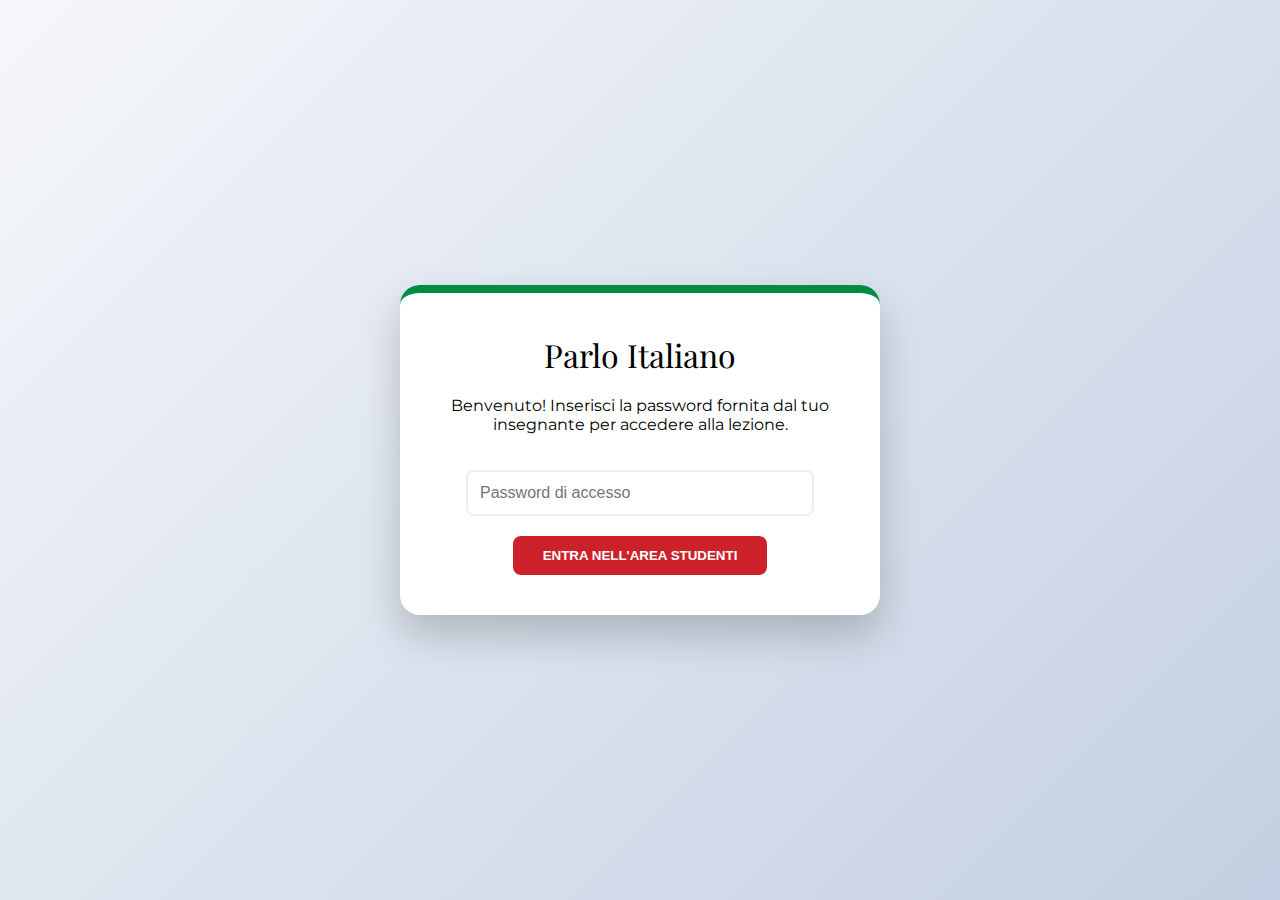
<file: index.html>
<!DOCTYPE html>
<html lang="it">
<head>
    <meta charset="UTF-8">
    <meta name="viewport" content="width=device-width, initial-scale=1.0">
    <title>Area Riservata - Parlo Italiano</title>
    <link href="https://fonts.googleapis.com/css2?family=Montserrat:wght@400;700&family=Playfair+Display:wght@700&display=swap" rel="stylesheet">
    <style>
        :root {
            --primary: #008C45;
            --secondary: #CD212A;
            --text: #2c3e50;
        }

        body {
            font-family: 'Montserrat', sans-serif;
            background: linear-gradient(135deg, #f5f7fa 0%, #c3cfe2 100%);
            margin: 0;
            min-height: 100vh;
            display: flex;
            justify-content: center;
            align-items: center;
        }

        /* --- SCHERMATA LOGIN --- */
        #login-overlay {
            background: white;
            padding: 40px;
            border-radius: 20px;
            box-shadow: 0 20px 40px rgba(0,0,0,0.2);
            text-align: center;
            max-width: 400px;
            width: 90%;
            border-top: 8px solid var(--primary);
        }

        .login-logo { font-family: 'Playfair Display', serif; font-size: 2rem; margin-bottom: 20px; }
        
        input[type="password"] {
            width: 80%;
            padding: 12px;
            margin: 20px 0;
            border: 2px solid #eee;
            border-radius: 8px;
            font-size: 1rem;
            outline: none;
            transition: border-color 0.3s;
        }

        input[type="password"]:focus { border-color: var(--primary); }

        .btn-login {
            background: var(--secondary);
            color: white;
            border: none;
            padding: 12px 30px;
            border-radius: 8px;
            font-weight: bold;
            cursor: pointer;
            transition: transform 0.2s;
        }

        .btn-login:hover { transform: scale(1.05); }

        /* --- CONTENUTO LEZIONE (NASCOSTO) --- */
        #main-content {
            display: none;
            width: 100%;
            max-width: 900px;
            margin: 40px 20px;
        }

        .card {
            background: white;
            border-radius: 20px;
            overflow: hidden;
            box-shadow: 0 15px 35px rgba(0,0,0,0.1);
            border-top: 10px solid var(--primary);
        }

        header { padding: 30px; text-align: center; }
        .content { padding: 0 40px 40px; }
        .instruction {
            background: #f0f7f4;
            padding: 15px;
            border-radius: 10px;
            border-left: 4px solid var(--primary);
            margin-bottom: 25px;
            font-weight: 600;
        }
        .video-container {
            position: relative;
            padding-bottom: 56.25%;
            height: 0;
            border-radius: 12px;
            overflow: hidden;
            background: #000;
        }
        .video-container iframe {
            position: absolute;
            top: 0; left: 0; width: 100%; height: 100%;
        }
    </style>
</head>
<body>

    <div id="login-overlay">
        <div class="login-logo">Parlo Italiano</div>
        <p>Benvenuto! Inserisci la password fornita dal tuo insegnante per accedere alla lezione.</p>
        <input type="password" id="pass" placeholder="Password di accesso">
        <br>
        <button class="btn-login" onclick="check()">ENTRA NELL'AREA STUDENTI</button>
        <p id="err" style="color: var(--secondary); display: none; margin-top: 15px; font-size: 0.9rem;">❌ Password errata, riprova.</p>
    </div>

    <div id="main-content">
        <div class="card">
            <header>
                <h1 style="font-family: 'Playfair Display', serif; font-size: 2.5rem; margin: 0;">Benvenuti a Parlo Italiano</h1>
                <p style="color: #888;">Corso di Antonio Marini</p>
            </header>
            <div class="content">
                <div class="instruction">🎧 A. Ascoltate i dialoghi e rispondete alle domande:</div>
                <div class="video-container">
                    <iframe width="560" height="315" src="https://www.youtube.com/embed/rHOLaCCyw0I?si=VVmoMbHA4LdRsTPJ&amp;controls=0" title="YouTube video player" frameborder="0" allow="accelerometer; autoplay; clipboard-write; encrypted-media; gyroscope; picture-in-picture; web-share" referrerpolicy="strict-origin-when-cross-origin" allowfullscreen></iframe>
                </div>
            </div>
        </div>
    </div>

    <script>
        function check() {
            const p = document.getElementById("pass").value;
            // SCEGLI QUI LA TUA PASSWORD
            if (p === "ITALIA2026") { 
                document.getElementById("login-overlay").style.display = "none";
                document.getElementById("main-content").style.display = "block";
                document.body.style.alignItems = "flex-start"; // Sposta il contenuto in alto
            } else {
                document.getElementById("err").style.display = "block";
            }
        }
        // Permette di premere "Invio" per entrare
        document.getElementById("pass").addEventListener("keyup", function(event) {
            if (event.key === "Enter") { check(); }
        });
    </script>

</body>
</html>
</file>
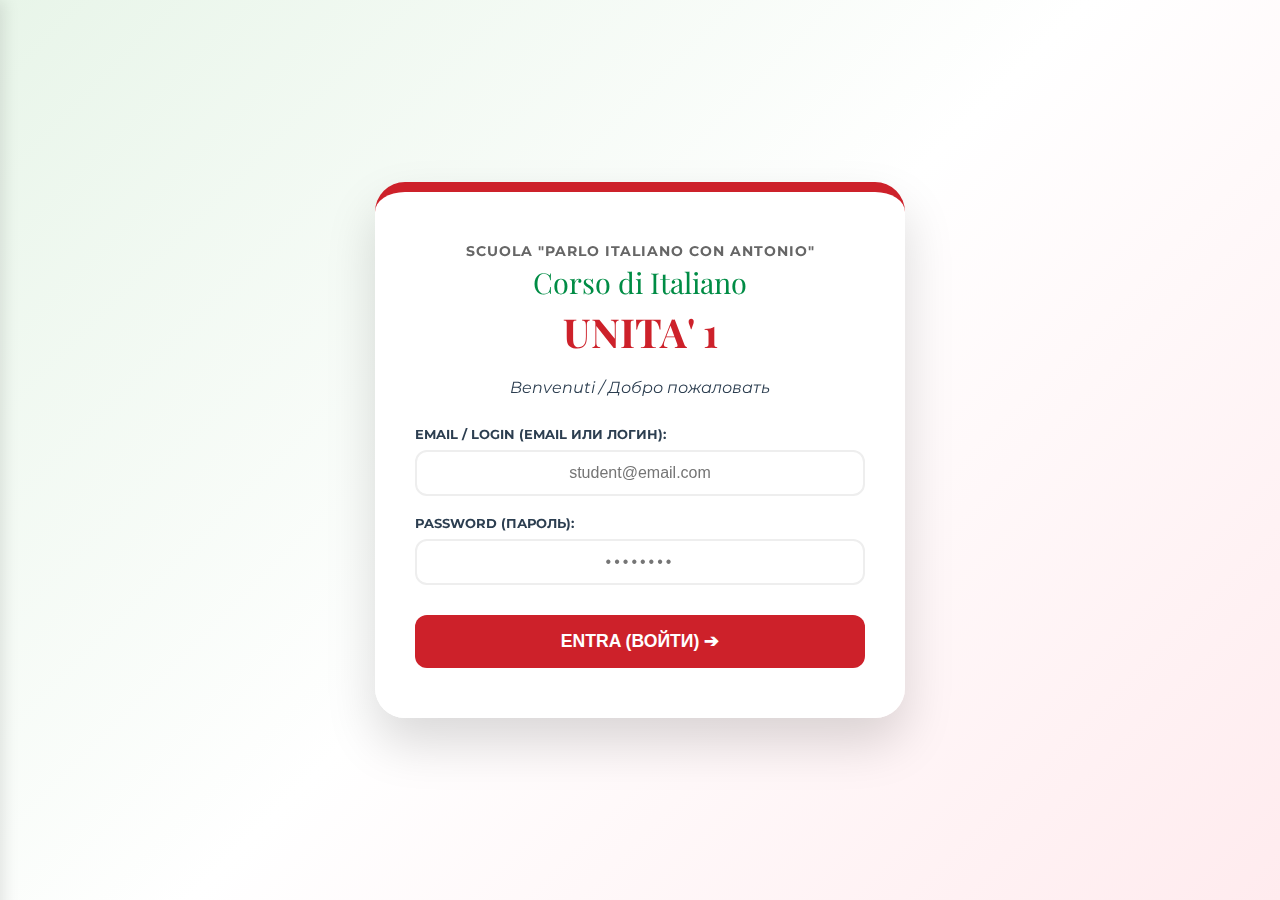
<file: dialogo1.html>
<!DOCTYPE html>
<html lang="it">
<head>
    <meta charset="UTF-8">
    <meta name="viewport" content="width=device-width, initial-scale=1.0">
    <title>Unità 1 - Parlo Italiano</title>
    <link href="https://fonts.googleapis.com/css2?family=Montserrat:wght@400;600;700&family=Playfair+Display:wght@700&display=swap" rel="stylesheet">
    <style>
        :root {
            --primary: #008C45; /* Verde Italia */
            --secondary: #CD212A; /* Rosso Italia */
            --text: #2c3e50;
            --grey: #7f8c8d;
            --light-bg: #f9f9f9;
        }

        body {
            font-family: 'Montserrat', sans-serif;
            background: linear-gradient(135deg, #e8f5e9 0%, #ffffff 50%, #ffebee 100%);
            margin: 0;
            min-height: 100vh;
            display: flex;
            justify-content: center;
            align-items: center; /* Centra il login */
        }

        /* --- MENU LATERALE (HAMBURGER) --- */
        .menu-btn {
            position: fixed; top: 20px; left: 20px; font-size: 1.8rem; cursor: pointer; z-index: 1000;
            color: white; background: var(--primary); padding: 8px 15px; border-radius: 50%;
            box-shadow: 0 4px 10px rgba(0,0,0,0.2); transition: 0.3s; display: none; /* Nascosto prima del login */
        }
        .menu-btn:hover { transform: scale(1.1); background: var(--secondary); }

        .sidebar {
            height: 100%; width: 280px; position: fixed; z-index: 1001; top: 0; left: -280px;
            background-color: white; overflow-x: hidden; transition: 0.4s; padding-top: 60px;
            box-shadow: 4px 0 15px rgba(0,0,0,0.1);
        }

        .sidebar .close-btn {
            position: absolute; top: 10px; right: 20px; font-size: 2.5rem; color: var(--secondary); cursor: pointer;
        }

        .sidebar h3 { padding: 0 20px; color: var(--primary); font-family: 'Playfair Display', serif; margin-bottom: 5px; }
        .sidebar p { padding: 0 20px; color: #888; font-size: 0.8rem; margin-top: 0; margin-bottom: 30px; }

        .sidebar a {
            padding: 15px 25px; text-decoration: none; font-size: 1rem; color: var(--text); display: block;
            transition: 0.2s; border-left: 5px solid transparent; cursor: pointer;
        }
        .sidebar a:hover, .sidebar a.active { background-color: #f0f7f4; color: var(--primary); border-left: 5px solid var(--primary); font-weight: bold; }
        .ru-menu { display: block; font-size: 0.75rem; color: #999; font-weight: normal; margin-top: 3px; }

        /* --- SCHERMATA LOGIN --- */
        #login-overlay {
            background: rgba(255, 255, 255, 0.95); padding: 50px 40px; border-radius: 30px;
            box-shadow: 0 25px 50px rgba(0,0,0,0.15); text-align: center; max-width: 450px; width: 90%;
            border-top: 10px solid var(--secondary); backdrop-filter: blur(10px);
            position: relative; z-index: 2000;
        }
        /* Stili Login (uguali a prima) */
        .school-name { font-size: 0.9rem; text-transform: uppercase; letter-spacing: 1px; color: #666; margin-bottom: 5px; font-weight: bold; }
        .course-title-login { font-family: 'Playfair Display', serif; font-size: 1.8rem; color: var(--primary); margin-bottom: 5px; line-height: 1.2; }
        .unit-title-login { font-family: 'Playfair Display', serif; font-size: 2.5rem; color: var(--secondary); margin-bottom: 20px; font-weight: bold; }
        .login-subtitle { font-size: 1rem; color: var(--text); margin-bottom: 30px; font-style: italic; }
        .input-group { margin-bottom: 20px; text-align: left; }
        .input-group label { display: block; margin-bottom: 8px; font-weight: bold; font-size: 0.8rem; color: var(--text); }
        input[type="text"], input[type="password"] {
            width: 100%; padding: 12px; border: 2px solid #eee; border-radius: 12px; font-size: 1rem;
            box-sizing: border-box; transition: all 0.3s ease; text-align: center;
        }
        input[type="password"] { letter-spacing: 3px; }
        input[type="text"]:focus, input[type="password"]:focus { border-color: var(--secondary); outline: none; }
        .btn-login { width: 100%; background: var(--secondary); color: white; padding: 16px; border: none; border-radius: 12px; font-size: 1.1rem; font-weight: bold; cursor: pointer; margin-top: 10px; }

        /* --- CONTENUTO PRINCIPALE --- */
        #main-wrapper { display: none; width: 100%; max-width: 900px; margin: 80px 20px 40px; } /* Margin top per il menu */
        
        .section-block { display: none; animation: fadeIn 0.5s; }
        .section-block.active { display: block; }
        
        @keyframes fadeIn { from { opacity: 0; transform: translateY(10px); } to { opacity: 1; transform: translateY(0); } }

        .card { background: white; border-radius: 25px; overflow: hidden; box-shadow: 0 15px 35px rgba(0,0,0,0.1); border-left: 15px solid var(--primary); margin-bottom: 30px; }
        
        header { padding: 40px 30px; text-align: center; border-bottom: 1px solid #f0f0f0; position: relative; }
        .header-course { font-size: 0.9rem; color: var(--primary); font-weight: bold; text-transform: uppercase; letter-spacing: 2px; }
        .header-main-title { font-family: 'Playfair Display', serif; font-size: 2.2rem; color: var(--secondary); margin: 10px 0; }
        .ru-block { display: block; color: var(--grey); font-size: 0.6em; font-weight: normal; margin-top: 2px; }

        .content { padding: 40px; }
        .instruction { background: #fff5f5; padding: 20px; border-radius: 15px; border-left: 5px solid var(--secondary); margin-bottom: 30px; font-weight: 600; }
        
        /* Video */
        .video-container { position: relative; padding-bottom: 56.25%; height: 0; border-radius: 20px; overflow: hidden; box-shadow: 0 10px 20px rgba(0,0,0,0.2); }
        .video-container iframe { position: absolute; top: 0; left: 0; width: 100%; height: 100%; }

        /* Testi e Letture */
        .text-box { background: var(--light-bg); padding: 25px; border-radius: 15px; border: 1px solid #eee; margin-bottom: 20px; }
        .text-box h3 { color: var(--primary); margin-top: 0; }
        .text-box p { line-height: 1.6; color: var(--text); }
        .highlight { background-color: #e8f5e9; padding: 2px 5px; border-radius: 4px; font-weight: bold; }

        /* Grammatica */
        .grammar-table { width: 100%; border-collapse: collapse; margin: 20px 0; }
        .grammar-table th { background: var(--primary); color: white; padding: 12px; text-align: left; }
        .grammar-table td { padding: 12px; border-bottom: 1px solid #eee; }
        .grammar-table tr:hover { background-color: #f1f1f1; }

        /* Quiz */
        .quiz-container { margin-top: 30px; }
        .question { font-weight: bold; margin-bottom: 15px; font-size: 1.1rem; color: var(--text); }
        .option { display: block; background: #fff; padding: 15px; margin: 8px 0; border-radius: 12px; cursor: pointer; border: 2px solid #f0f0f0; transition: all 0.2s; }
        .option:hover { border-color: var(--primary); background: #f9f9f9; }
        .correct { background-color: #d4edda !important; border-color: var(--primary) !important; color: #155724; font-weight: bold; }
        .incorrect { background-color: #f8d7da !important; border-color: var(--secondary) !important; color: #721c24; }
        .btn-check { background: var(--primary); color: white; border: none; padding: 15px 40px; border-radius: 50px; font-weight: bold; cursor: pointer; font-size: 1rem; }
        .btn-nav { background: var(--text); color: white; border: none; padding: 10px 25px; border-radius: 10px; cursor: pointer; margin-top: 20px; }

        #result-container { margin-top: 30px; padding: 25px; border-radius: 20px; text-align: center; border: 3px dashed var(--primary); display: none; }
        
        /* Overlay scuro quando menu aperto */
        .overlay-bg {
            display: none; position: fixed; width: 100%; height: 100%; top: 0; left: 0;
            background: rgba(0,0,0,0.5); z-index: 1000;
        }
    </style>
</head>
<body>

    <div id="menuBtn" class="menu-btn" onclick="toggleMenu()">☰</div>
    <div id="overlayBg" class="overlay-bg" onclick="toggleMenu()"></div>

    <div id="mySidebar" class="sidebar">
        <a href="javascript:void(0)" class="close-btn" onclick="toggleMenu()">×</a>
        <h3>UNITA' 1</h3>
        <p>Piano di studio / План урока</p>
        
        <a onclick="showSection('sec-intro')" id="link-intro" class="active">
            1. Benvenuto
            <span class="ru-menu">Приветствие (Video)</span>
        </a>
        <a onclick="showSection('sec-testo')" id="link-testo">
            2. La Scuola
            <span class="ru-menu">Текст: "Parlo Italiano"</span>
        </a>
        <a onclick="showSection('sec-gramm')" id="link-gramm">
            3. Grammatica
            <span class="ru-menu">Il verbo ESSERE</span>
        </a>
        <a onclick="showSection('sec-dial')" id="link-dial">
            4. Dialoghi
            <span class="ru-menu">Conversazione</span>
        </a>
    </div>

    <div id="login-overlay">
        <div class="school-name">Scuola "Parlo Italiano con Antonio"</div>
        <div class="course-title-login">Corso di Italiano</div>
        <div class="unit-title-login">UNITA' 1</div>
        <div class="login-subtitle">Benvenuti / Добро пожаловать</div>
        
        <div class="input-group">
            <label>EMAIL / LOGIN (EMAIL ИЛИ ЛОГИН):</label>
            <input type="text" id="email" placeholder="student@email.com">
        </div>
        <div class="input-group">
            <label>PASSWORD (ПАРОЛЬ):</label>
            <input type="password" id="pass" placeholder="••••••••">
        </div>
        <button class="btn-login" onclick="check()">ENTRA (ВОЙТИ) ➔</button>
        <p id="err" style="display: none; margin-top: 15px; color: var(--secondary);">⚠️ <strong>Dati errati!</strong></p>
    </div>

    <div id="main-wrapper">
        
        <div id="sec-intro" class="section-block active">
            <div class="card">
                <header>
                    <div class="header-course">Dialoghi di Benvenuto</div>
                    <h1 class="header-main-title">Ascolta e Rispondi<span class="ru-block">(Послушайте и ответьте)</span></h1>
                </header>
                <div class="content">
                    <div class="instruction">🎧 Guarda il video e fai il test (Посмотрите видео и пройдите тест):</div>
                    <div class="video-container">
                        <iframe src="https://www.youtube.com/embed/UT5tYRPrMoY?rel=0&modestbranding=1&iv_load_policy=3" frameborder="0" allowfullscreen></iframe>
                    </div>
                    
                    <div class="quiz-container">
                        <div class="question">1. Chi è Antonio?</div>
                        <div class="options" data-correct="b">
                            <label class="option"><input type="radio" name="q1" value="a"> Uno studente.</label>
                            <label class="option"><input type="radio" name="q1" value="b"> L'insegnante di italiano.</label>
                            <label class="option"><input type="radio" name="q1" value="c"> Il direttore.</label>
                        </div>
                        
                        <div class="question">2. Che lavoro fa Aigerim?</div>
                        <div class="options" data-correct="b">
                            <label class="option"><input type="radio" name="q2" value="a"> Programmatrice.</label>
                            <label class="option"><input type="radio" name="q2" value="b"> Casalinga.</label>
                            <label class="option"><input type="radio" name="q2" value="c"> Cuoca.</label>
                        </div>
                        <div class="question">3. Di dov'è Aigerim?</div>
                        <div class="options" data-correct="b">
                             <label class="option"><input type="radio" name="q3" value="a"> Almaty.</label>
                             <label class="option"><input type="radio" name="q3" value="b"> Astana.</label>
                             <label class="option"><input type="radio" name="q3" value="c"> Mosca.</label>
                        </div>

                        <div style="text-align: center; margin-top: 30px;">
                            <button class="btn-check" onclick="checkQuiz()">VERIFICA (ПРОВЕРИТЬ) ✓</button>
                        </div>
                        <div id="result-container">
                            <h3 id="score-text"></h3>
                            <p id="feedback-text"></p>
                        </div>
                        
                        <div style="text-align: right; margin-top: 20px;">
                            <button class="btn-nav" onclick="showSection('sec-testo')">Vai alla Lettura ➔</button>
                        </div>
                    </div>
                </div>
            </div>
        </div>

        <div id="sec-testo" class="section-block">
            <div class="card">
                <header>
                    <div class="header-course">Lettura</div>
                    <h1 class="header-main-title">La scuola "Parlo Italiano"<span class="ru-block">(Текст: Школа итальянского)</span></h1>
                </header>
                <div class="content">
                    <div class="instruction">📖 Leggi il testo (Прочитайте текст):</div>
                    
                    <div class="text-box">
                        <h3>La Scuola</h3>
                        <p>La scuola "Parlo Italiano" è ad <span class="highlight">Almaty</span>, in Kazakhstan. È una scuola moderna, perfetta per studenti russofoni perché è online.</p>
                    </div>

                    <div class="text-box">
                        <h3>Gli Studenti</h3>
                        <p><strong>Aigerim</strong> è una studentessa. È kazaka ed è <span class="highlight">casalinga</span>. Studia l'italiano perché ama la cucina italiana.</p>
                        <p><strong>Kirill</strong> è uno studente. È russo ed è <span class="highlight">programmatore</span>. Studia l'italiano perché lavora in una compagnia italiana.</p>
                        <p><strong>Zarina</strong> è uzbeka ed è <span class="highlight">infermiera</span>. Sogna di visitare Roma.</p>
                        <p><strong>Bekzat</strong> è kazako ed è <span class="highlight">cuoco</span>. Lavora in un ristorante italiano.</p>
                    </div>

                    <div style="text-align: center;">
                        <p><em>Hai letto tutto? Passa alla grammatica!</em></p>
                        <button class="btn-nav" onclick="showSection('sec-gramm')">Vai alla Grammatica ➔</button>
                    </div>
                </div>
            </div>
        </div>

        <div id="sec-gramm" class="section-block">
            <div class="card">
                <header>
                    <div class="header-course">Grammatica Base</div>
                    <h1 class="header-main-title">Il Verbo ESSERE<span class="ru-block">(Глагол БЫТЬ)</span></h1>
                </header>
                <div class="content">
                    <div class="instruction">rules Impara il verbo essere (Выучите глагол essere):</div>
                    
                    <table class="grammar-table">
                        <tr>
                            <th>Italiano</th>
                            <th>Russo (Context)</th>
                        </tr>
                        <tr><td>Io <strong>sono</strong></td><td>Я (есть)</td></tr>
                        <tr><td>Tu <strong>sei</strong></td><td>Ты (есть)</td></tr>
                        <tr><td>Lui/Lei <strong>è</strong></td><td>Он/Она (есть) / Вы (вежл.)</td></tr>
                        <tr><td>Noi <strong>siamo</strong></td><td>Мы (есть)</td></tr>
                        <tr><td>Voi <strong>siete</strong></td><td>Вы (есть)</td></tr>
                        <tr><td>Loro <strong>sono</strong></td><td>Они (есть)</td></tr>
                    </table>

                    <div class="text-box">
                        <h3>Esempi:</h3>
                        <p>• Io <strong>sono</strong> Antonio. (Я Антонио)</p>
                        <p>• Tu <strong>sei</strong> brava. (Ты молодец)</p>
                        <p>• Lei <strong>è</strong> di Roma? (Вы из Рима?)</p>
                    </div>

                    <div style="text-align: center;">
                         <button class="btn-nav" onclick="showSection('sec-dial')">Vai ai Dialoghi ➔</button>
                    </div>
                </div>
            </div>
        </div>

        <div id="sec-dial" class="section-block">
            <div class="card">
                <header>
                    <div class="header-course">Pratica</div>
                    <h1 class="header-main-title">Dialoghi e Conversazione<span class="ru-block">(Диалоги и Разговор)</span></h1>
                </header>
                <div class="content">
                    <div class="instruction">🗣️ Pratica in classe (Практика в классе):</div>
                    
                    <div class="text-box">
                        <h3>Esercizio A: Presentarsi</h3>
                        <p>- Ciao! Io mi chiamo Giulia, e tu?</p>
                        <p>- Piacere, io sono Marco.</p>
                        <p>- Di dove sei?</p>
                        <p>- Sono di Milano, e tu?</p>
                    </div>

                    <p style="text-align: center; margin-top: 40px;">
                        <strong>Fine della lezione!</strong><br>
                        Hai completato tutte le sezioni dell'Unità 1.
                    </p>
                    <div style="text-align: center;">
                         <button class="btn-nav" style="background-color: var(--secondary);" onclick="toggleMenu()">Apri il Menu per ripassare</button>
                    </div>
                </div>
            </div>
        </div>

    </div>

    <script>
        // LISTA STUDENTI
        const studenti = {
            "mariniantonio@gmail.com": "123",
            "assel.suleimenova@gmail.com": "tiamo",
            "test": "123"
        };

        // GESTIONE LOGIN
        function check() {
            const emailInput = document.getElementById("email").value.trim().toLowerCase();
            const passInput = document.getElementById("pass").value.trim();
            
            if (studenti[emailInput] && studenti[emailInput] === passInput) {
                document.getElementById("login-overlay").style.display = "none";
                document.getElementById("main-wrapper").style.display = "block";
                document.getElementById("menuBtn").style.display = "block"; // Mostra menu
                document.body.style.alignItems = "flex-start";
                window.scrollTo(0,0);
            } else {
                document.getElementById("err").style.display = "block";
            }
        }

        // GESTIONE MENU E SEZIONI
        function toggleMenu() {
            const sidebar = document.getElementById("mySidebar");
            const overlay = document.getElementById("overlayBg");
            if (sidebar.style.left === "0px") {
                sidebar.style.left = "-280px";
                overlay.style.display = "none";
            } else {
                sidebar.style.left = "0px";
                overlay.style.display = "block";
            }
        }

        function showSection(sectionId) {
            // Nascondi tutte le sezioni
            const sections = document.querySelectorAll('.section-block');
            sections.forEach(sec => sec.classList.remove('active'));
            
            // Mostra quella richiesta
            document.getElementById(sectionId).classList.add('active');
            
            // Aggiorna menu attivo
            const links = document.querySelectorAll('.sidebar a');
            links.forEach(link => link.classList.remove('active'));
            
            // Trova il link corrispondente (mapping semplice)
            if(sectionId === 'sec-intro') document.getElementById('link-intro').classList.add('active');
            if(sectionId === 'sec-testo') document.getElementById('link-testo').classList.add('active');
            if(sectionId === 'sec-gramm') document.getElementById('link-gramm').classList.add('active');
            if(sectionId === 'sec-dial') document.getElementById('link-dial').classList.add('active');

            // Chiudi menu su mobile dopo click
            if (window.innerWidth < 800) toggleMenu();
            
            window.scrollTo(0,0);
        }

        // GESTIONE QUIZ (Logica ridotta per brevità, ma funziona su tutte le domande presenti nel blocco HTML)
        function checkQuiz() {
            const containers = document.querySelectorAll('.options');
            let correctCount = 0;
            containers.forEach(container => {
                const selected = container.querySelector('input[type="radio"]:checked');
                const correctValue = container.getAttribute('data-correct');
                const options = container.querySelectorAll('.option');
                options.forEach(opt => {
                    const input = opt.querySelector('input');
                    opt.classList.remove('correct', 'incorrect');
                    if (input.value === correctValue) {
                        opt.classList.add('correct');
                        if (selected && selected.value === correctValue && input === selected) correctCount++;
                    } else if (selected && input === selected) {
                        opt.classList.add('incorrect');
                    }
                });
            });

            // Mostra risultato semplice
            const score = Math.round((correctCount / containers.length) * 100);
            const res = document.getElementById('result-container');
            const feedback = document.getElementById('feedback-text');
            const scoreTxt = document.getElementById('score-text');
            
            res.style.display = 'block';
            scoreTxt.innerText = score + "%";
            
            if(score === 100) {
                feedback.innerText = "Eccellente! (Отлично!)";
                res.style.borderColor = "var(--primary)";
            } else {
                feedback.innerText = "Riprova! (Попробуйте еще раз)";
                res.style.borderColor = "var(--secondary)";
            }
        }

        // ENTER PER LOGIN
        document.addEventListener("keyup", function(e) {
            if (e.key === "Enter" && document.getElementById("login-overlay").style.display !== "none") {
                check();
            }
        });
    </script>
</body>
</html>
</file>
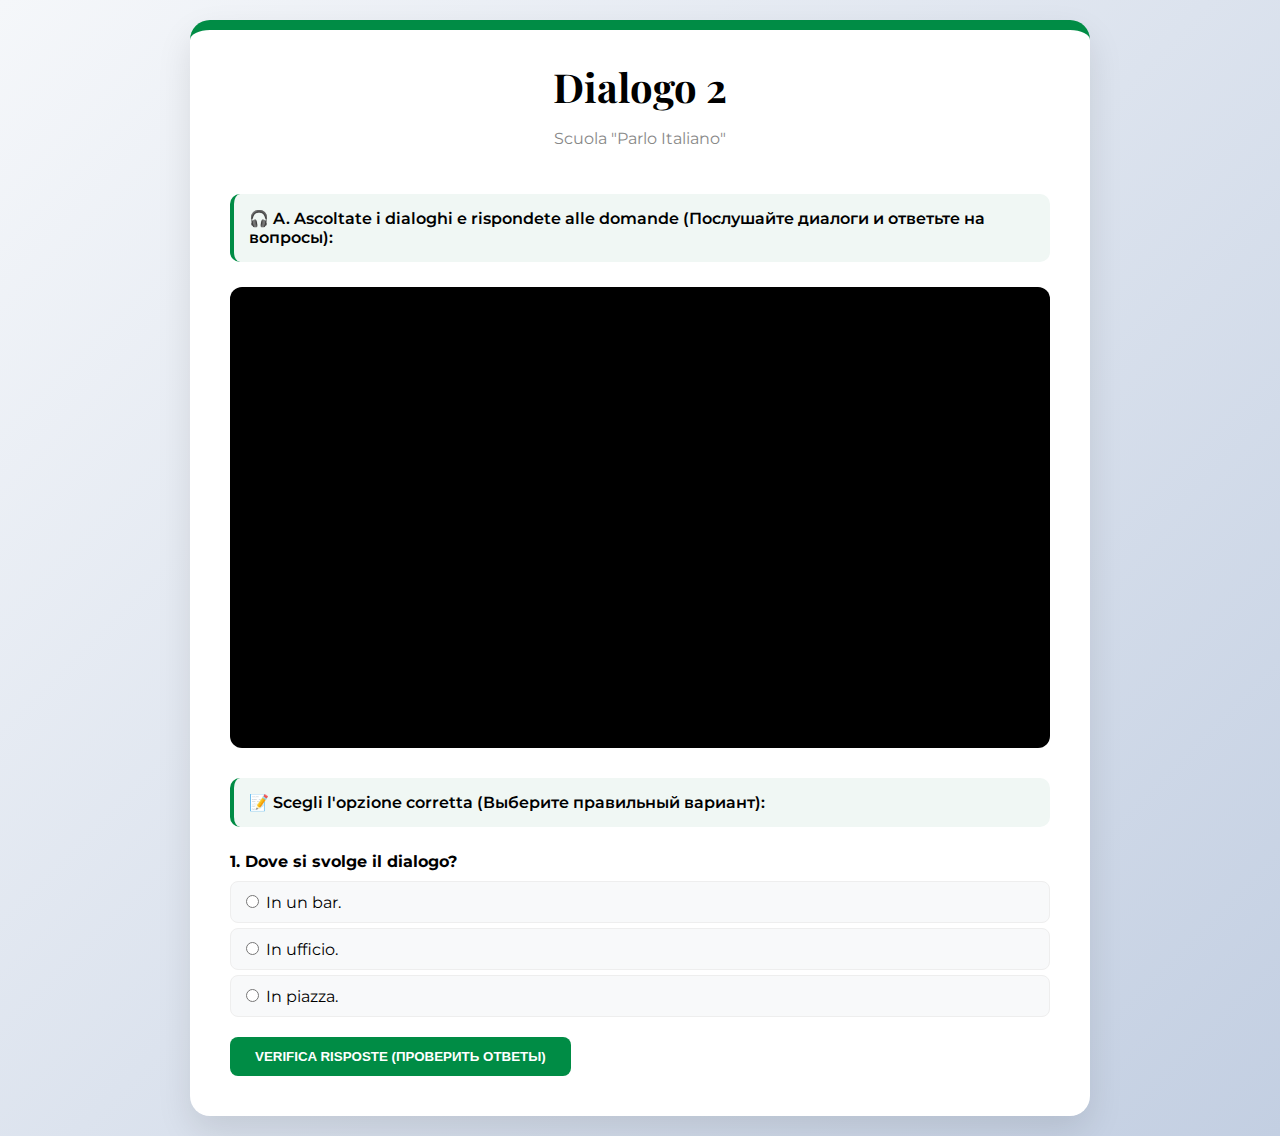
<file: dialogo2.html>
<!DOCTYPE html>
<html lang="it">
<head>
    <meta charset="UTF-8">
    <meta name="viewport" content="width=device-width, initial-scale=1.0">
    <title>Dialogo 2 - Parlo Italiano</title>
    <link href="https://fonts.googleapis.com/css2?family=Montserrat:wght@400;700&family=Playfair+Display:wght@700&display=swap" rel="stylesheet">
    <style>
        /* Usa lo stesso stile del primo file per coerenza grafica */
        :root { --primary: #008C45; --secondary: #CD212A; --text: #2c3e50; }
        body { font-family: 'Montserrat', sans-serif; background: linear-gradient(135deg, #f5f7fa 0%, #c3cfe2 100%); margin: 0; padding: 20px; display: flex; justify-content: center; }
        .card { background: white; border-radius: 20px; overflow: hidden; box-shadow: 0 15px 35px rgba(0,0,0,0.1); border-top: 10px solid var(--primary); max-width: 900px; width: 100%; }
        header { padding: 30px; text-align: center; }
        .content { padding: 0 40px 40px; }
        .instruction { background: #f0f7f4; padding: 15px; border-radius: 10px; border-left: 4px solid var(--primary); margin-bottom: 25px; font-weight: 600; }
        .video-container { position: relative; padding-bottom: 56.25%; height: 0; border-radius: 12px; overflow: hidden; background: #000; }
        .video-container iframe { position: absolute; top: 0; left: 0; width: 100%; height: 100%; }
        .quiz-container { margin-top: 30px; }
        .question { font-weight: bold; margin-bottom: 10px; }
        .options { margin-bottom: 20px; }
        .option { display: block; background: #f8f9fa; padding: 10px; margin: 5px 0; border-radius: 8px; cursor: pointer; border: 1px solid #eee; }
        .correct { background-color: #d4edda !important; color: #155724; }
        .incorrect { background-color: #f8d7da !important; color: #721c24; }
        .btn-check { background: var(--primary); color: white; border: none; padding: 12px 25px; border-radius: 8px; cursor: pointer; font-weight: bold; }
    </style>
</head>
<body>

<div class="card">
    <header>
        <h1 style="font-family: 'Playfair Display', serif; font-size: 2.5rem; margin: 0;">Dialogo 2</h1>
        <p style="color: #888;">Scuola "Parlo Italiano"</p>
    </header>

    <div class="content">
        <div class="instruction">🎧 A. Ascoltate i dialoghi e rispondete alle domande (Послушайте диалоги и ответьте на вопросы):</div>
        
        <div class="video-container">
            <iframe src="https://www.youtube.com/embed/INSERISCI_ID_VIDEO" frameborder="0" allowfullscreen></iframe>
        </div>

        <div class="quiz-container">
            <div class="instruction">📝 Scegli l'opzione corretta (Выберите правильный вариант):</div>
            
            <div class="question">1. Dove si svolge il dialogo?</div>
            <div class="options" data-correct="a">
                <label class="option"><input type="radio" name="q1" value="a"> In un bar.</label>
                <label class="option"><input type="radio" name="q1" value="b"> In ufficio.</label>
                <label class="option"><input type="radio" name="q1" value="c"> In piazza.</label>
            </div>

            <button class="btn-check" onclick="checkQuiz()">VERIFICA RISPOSTE (ПРОВЕРИТЬ ОТВЕТЫ)</button>

            <div id="result-container" style="display:none; margin-top: 20px; padding: 20px; border-radius: 12px; border: 2px solid var(--primary);">
                <h3 id="score-text"></h3>
                <p id="feedback-text"></p>
                <a href="index.html" style="color: var(--primary); font-size: 0.9rem;">Torna al Dialogo 1</a>
            </div>
        </div>
    </div>
</div>

<script>
    function checkQuiz() {
        const containers = document.querySelectorAll('.options');
        let correctCount = 0;
        containers.forEach(container => {
            const selected = container.querySelector('input[type="radio"]:checked');
            const correctValue = container.getAttribute('data-correct');
            const options = container.querySelectorAll('.option');
            options.forEach(opt => {
                const input = opt.querySelector('input');
                opt.classList.remove('correct', 'incorrect');
                if (input.value === correctValue) {
                    opt.classList.add('correct');
                    if (selected && selected.value === correctValue && input === selected) correctCount++;
                } else if (selected && input === selected) {
                    opt.classList.add('incorrect');
                }
            });
        });
        const score = Math.round((correctCount / containers.length) * 100);
        document.getElementById('result-container').style.display = 'block';
        document.getElementById('score-text').innerText = "Risultato: " + score + "%";
        document.getElementById('feedback-text').innerText = score >= 60 ? "Bravo! ✨" : "Riprova! ⚠️";
    }
</script>

</body>
</html>
</file>
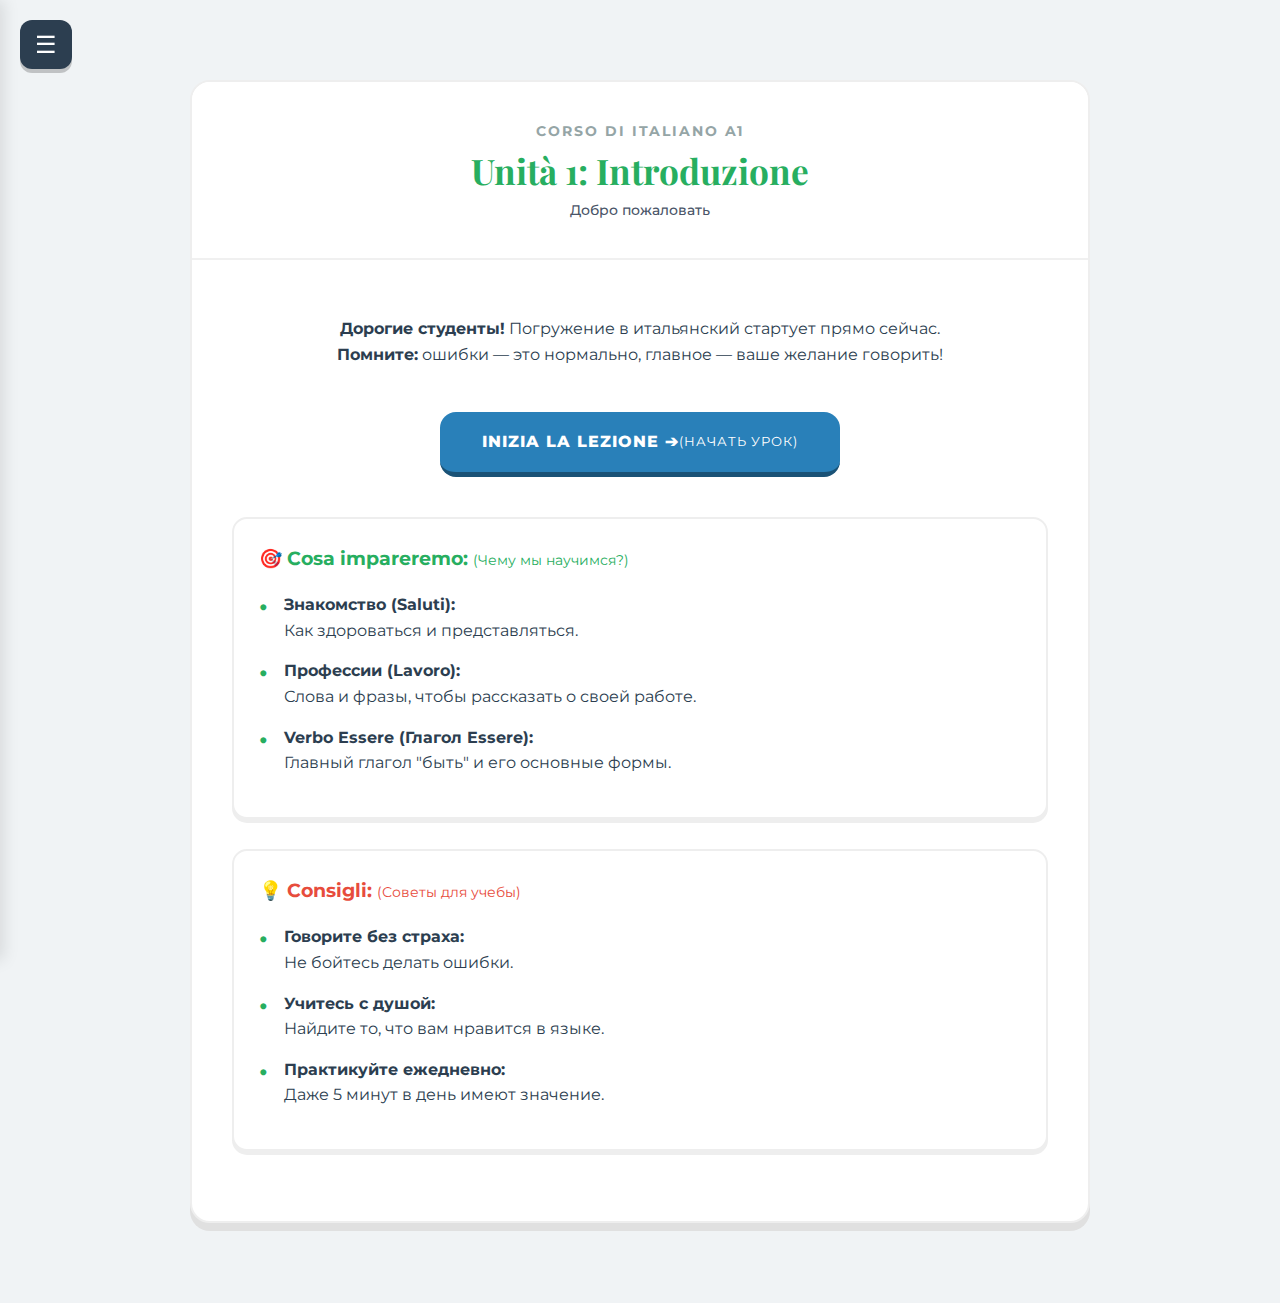
<file: unita1.html>
<!DOCTYPE html>
<html lang="it">
    
<head>
    <meta charset="UTF-8">
    <meta name="viewport" content="width=device-width, initial-scale=1.0">
    <title>Unità 1 - Parlo Italiano</title>

    <script>
  (sessionStorage.getItem("accesso_effettuato") !== "true") {
    window.location.href = "index.html";
}
    </script>
    
    <link rel="stylesheet" href="style.css">

    <link href="https://fonts.googleapis.com/css2?family=Montserrat:wght@400;600;700&family=Playfair+Display:wght@700&display=swap" rel="stylesheet">
</head>

<body>

    <div id="menuBtn" class="menu-btn" onclick="toggleMenu()">☰</div>
    <div id="overlayBg" class="overlay-bg" onclick="toggleMenu()"></div>

<!-- MENU LATERALE -->
<div id="mySidebar" class="sidebar">
    <a href="javascript:void(0)" class="close-btn" onclick="toggleMenu()">×</a>
    
    <a href="index.html" style="background-color: #f1f1f1; border-bottom: 1px solid #ddd;">
        ⬅ Torna alla Dashboard
    </a>

    <h3>UNITA' 1</h3>
    <p>Indice lezione / План урока</p>
    
    <a onclick="showSection('sec-pres')" id="link-pres" class="active">
      👋 Presentazione <span class="ru-menu">Введение</span>
    </a>
    <a onclick="showSection('sec-dial')" id="link-dial">
      🎬 Dialoghi <span class="ru-menu">Диалоги</span>
    </a>
    <a onclick="showSection('sec-testo')" id="link-testo">
      📖 Testo <span class="ru-menu">Текст</span>
    </a>
    <a onclick="showSection('sec-negativa')" id="link-negativa">
      🎙️ Frase negativa <span class="ru-menu">Отрицательное предлож.</span>
    </a>
    <a onclick="showSection('sec-riordino')" id="link-riordino">
      🤝 Tu, Lei e Voi <span class="ru-menu">Ты или Вы</span>
    </a>
    
    <a onclick="showSection('sec-gramm_essere')" id="link-essere">
      🧩 Verbo Essere <span class="ru-menu">Глагол Essere</span>
    </a>

    <a onclick="showSection('sec-eser')" id="link-eser">
      🗣️ Esercizi <span class="ru-menu">Упражнения</span>
    </a>
</div>


    <div id="main-wrapper">
        
        <div id="sec-pres" class="section-block active">
            <div class="card">
                <header>
                    <div class="header-course">Corso di Italiano A1</div>
                    <h1 class="header-main-title">Unità 1: Introduzione</h1>
                    <div class="ru-block">Добро пожаловать</div>
                </header>
                <div class="content">
                    
                    <div class="welcome-text" style="text-align: center; margin-bottom: 30px;">
                        <p><strong>Дорогие студенты!</strong> Погружение в итальянский стартует прямо сейчас.<br>
                        <strong>Помните:</strong> ошибки — это нормально, главное — ваше желание говорить!</p>
                    </div>

                    <div style="text-align: center; margin-bottom: 40px;">
                        <a onclick="showSection('sec-dial')" class="btn-nav btn-start">
                            INIZIA LA LEZIONE ➔
                            <br><span style="font-size: 0.8rem; font-weight: normal;">(НАЧАТЬ УРОК)</span>
                        </a>
                    </div>

                    <div class="competencies-box">
                        <h3>🎯 Cosa impareremo: <span style="font-size:0.9rem; font-weight:normal;">(Чему мы научимся?)</span></h3>
                        <ul>
                            <li><strong>Знакомство (Saluti):</strong><br>Как здороваться и представляться.</li>
                            <li><strong>Профессии (Lavoro):</strong><br>Слова и фразы, чтобы рассказать о своей работе.</li>
                            <li><strong>Verbo Essere (Глагол Essere):</strong><br>Главный глагол "быть" и его основные формы.</li>
                        </ul>
                    </div>

                    <div class="tips-box">
                        <h3>💡 Consigli: <span style="font-size:0.9rem; font-weight:normal;">(Советы для учебы)</span></h3>
                        <ul>
                            <li><strong>Говорите без страха:</strong><br>Не бойтесь делать ошибки.</li>
                            <li><strong>Учитесь с душой:</strong><br>Найдите то, что вам нравится в языке.</li>
                            <li><strong>Практикуйте ежедневно:</strong><br>Даже 5 минут в день имеют значение.</li>
                        </ul>
                    </div>
                </div>
            </div>
        </div>

        <div id="sec-dial" class="section-block">
            <div class="card">
                <header>
                    <div class="header-course">Dialoghi</div>
                    <h1 class="header-main-title">Dialogo 1 <span class="ru-block">(Диалог 1)</span></h1>
                </header>
                <div class="content">
                    <div class="instruction">🎧 Guarda il video e fai il test<br>(Посмотрите видео и пройдите тест):</div>
                    
                    <div class="context-box">
                        <p style="margin-top:0;">Посмотрите видео, в котором Антонио знакомится с Айгерим и Кириллом.<br>
                        Постарайтесь услышать ответы на 3 вопроса:</p>
                        <ul style="margin-bottom:15px;">
                             <li><strong>Откуда они?</strong> (Происхождение)</li>
                             <li><strong>Кем работают?</strong> (Профессия)</li>
                             <li><strong>Почему учат язык?</strong> (Мотивация)</li>
                        </ul>
                        <p style="margin-bottom:0; font-weight:bold; color:var(--primary);">
                            🧘 Без паники: <span style="font-weight:normal; color:var(--text);">Не пытайтесь понимать каждое слово. Главное — понять основную идею!</span>
                        </p>
                    </div>

                    <div class="video-container">
                        <iframe src="https://www.youtube.com/embed/UT5tYRPrMoY?rel=0&modestbranding=1&iv_load_policy=3" frameborder="0" allowfullscreen></iframe>
                    </div>

                    <div style="text-align: center; margin: 20px 0;">
                        <button class="btn-nav btn-secondary" style="width: auto; padding: 12px 25px; font-size: 0.9rem;" onclick="toggleTranscript('trans1')">
                            📜 Leggi Trascrizione (Текст диалога)
                        </button>
                    </div>

                    <div id="trans1" class="transcript-box">
                        <h4>Trascrizione Dialogo 1</h4>
                        <div class="transcript-row"><span class="speaker">Antonio:</span> <span class="it-text">Buongiorno a tutti! Io sono Antonio. Sono l’insegnante di italiano.</span> <span class="ru-text">Всем добрый день! Я Антонио. Я учитель итальянского.</span></div>
                        <div class="transcript-row"><span class="speaker">Aigerim:</span> <span class="it-text">Buongiorno, signor Antonio. Io sono Aigerim.</span> <span class="ru-text">Добрый день, синьор Антонио. Я Айгерим.</span></div>
                        <div class="transcript-row"><span class="speaker">Antonio:</span> <span class="it-text">Ciao Aigerim, buon appetito. Tu sei di Almaty?</span> <span class="ru-text">Привет, Айгерим, приятного аппетита. Ты из Алматы?</span></div>
                        <div class="transcript-row"><span class="speaker">Aigerim:</span> <span class="it-text">No, non sono di Almaty. Io sono di Astana. Questa è Astana!</span> <span class="ru-text">Нет, я не из Алматы. Я из Астаны. Это Астана!</span></div>
                        <div class="transcript-row"><span class="speaker">Antonio:</span> <span class="it-text">Ah, bene. Aigerim, tu sei casalinga, giusto? E perché studi l'italiano?</span> <span class="ru-text">А, хорошо. Айгерим, ты домохозяйка, верно? А почему ты учишь итальянский?</span></div>
                        <div class="transcript-row"><span class="speaker">Aigerim:</span> <span class="it-text">Sì, sono casalinga. Studio l'italiano perché amo la cucina italiana. È molto buona!</span> <span class="ru-text">Да, я домохозяйка. Я учу итальянский, потому что люблю итальянскую кухню. Она очень вкусная!</span></div>
                        <div class="transcript-row"><span class="speaker">Antonio:</span> <span class="it-text">Perfetto, grazie Aigerim. E tu chi sei?</span> <span class="ru-text">Отлично, спасибо, Айгерим. А ты кто?</span></div>
                        <div class="transcript-row"><span class="speaker">Kirill:</span> <span class="it-text">Buongiorno, Antonio. Io sono Kirill, sono di Almaty.</span> <span class="ru-text">Добрый день, Антонио. Я Кирилл, я из Алматы.</span></div>
                        <div class="transcript-row"><span class="speaker">Antonio:</span> <span class="it-text">Ma tu, non sei kazako, giusto?</span> <span class="ru-text">Но ты ведь не казах, верно?</span></div>
                        <div class="transcript-row"><span class="speaker">Kirill:</span> <span class="it-text">No, certo. Io non sono kazako, io sono russo.</span> <span class="ru-text">Нет, конечно. Я не казах, я русский.</span></div>
                        <div class="transcript-row"><span class="speaker">Antonio:</span> <span class="it-text">Bene, e tu perché studi l'italiano, Kirill?</span> <span class="ru-text">Хорошо, а почему ты учишь итальянский, Кирилл?</span></div>
                        <div class="transcript-row"><span class="speaker">Kirill:</span> <span class="it-text">Per lavoro. Sono programmatore. Lavoro per una compagnia italiana.</span> <span class="ru-text">Для работы. Я программист. Я работаю в итальянской компании.</span></div>
                        <div class="transcript-row"><span class="speaker">Antonio:</span> <span class="it-text">Perfetto. Allora, cominciamo?</span> <span class="ru-text">Отлично. Тогда начинаем?</span></div>
                    </div>
                    
                    <div class="quiz-container" id="quiz1">
                        <div class="question">1. Chi è Antonio? <span class="ru-question">(Кто такой Антонио?)</span></div>
                        <div class="options" data-correct="b">
                            <label class="option"><input type="radio" name="q1" value="a"> Antonio è uno studente.</label>
                            <label class="option"><input type="radio" name="q1" value="b"> Antonio è l'insegnante.</label>
                            <label class="option"><input type="radio" name="q1" value="c"> Antonio è il direttore.</label>
                        </div>
                        
                        <div class="question">2. Che lavoro fa Aigerim? <span class="ru-question">(Кем работает Айгерим?)</span></div>
                        <div class="options" data-correct="b">
                            <label class="option"><input type="radio" name="q2" value="a"> Aigerim è infermiera.</label>
                            <label class="option"><input type="radio" name="q2" value="b"> Aigerim è casalinga.</label>
                            <label class="option"><input type="radio" name="q2" value="c"> Aigerim è astronauta.</label>
                        </div>
                        
                        <div class="question">3. Di dov'è Aigerim? <span class="ru-question">(Откуда Айгерим?)</span></div>
                        <div class="options" data-correct="b">
                             <label class="option"><input type="radio" name="q3" value="a"> Aigerim è di Almaty.</label>
                             <label class="option"><input type="radio" name="q3" value="b"> Aigerim è di Astana.</label>
                             <label class="option"><input type="radio" name="q3" value="c"> Aigerim è di Milano.</label>
                        </div>
                        
                        <div class="question">4. Perché Aigerim studia l'italiano? <span class="ru-question">(Почему Айгерим учит итальянский?)</span></div>
                        <div class="options" data-correct="b">
                            <label class="option"><input type="radio" name="q4" value="a"> Perché lavora in un ristorante italiano.</label>
                            <label class="option"><input type="radio" name="q4" value="b"> Perché ama la cucina italiana.</label>
                            <label class="option"><input type="radio" name="q4" value="c"> Per studiare il russo.</label>
                        </div>
                        
                        <div class="question">5. Che lavoro fa Kirill? <span class="ru-question">(Кем работает Кирилл?)</span></div>
                        <div class="options" data-correct="c">
                            <label class="option"><input type="radio" name="q5" value="a"> Kirill è cuoco.</label>
                            <label class="option"><input type="radio" name="q5" value="b"> Kirill è poliziotto. </label>
                            <label class="option"><input type="radio" name="q5" value="c"> Kirill è programmatore.</label>
                        </div>
                        
                        <div class="question">6. Perché Kirill studia l'italiano? <span class="ru-question">(Почему Кирилл учит итальянский?)</span></div>
                        <div class="options" data-correct="a">
                            <label class="option"><input type="radio" name="q6" value="a"> Per lavoro.</label>
                            <label class="option"><input type="radio" name="q6" value="b"> Perché sogna di visitare Roma.</label>
                            <label class="option"><input type="radio" name="q6" value="c"> Perché ama la cucina kazaka.</label>
                        </div>
                        
                        <div class="question">7. Di dov'è Kirill? <span class="ru-question">(Откуда Кирилл?)</span></div>
                        <div class="options" data-correct="b">
                            <label class="option"><input type="radio" name="q7" value="a"> Kirill è kazako.</label>
                            <label class="option"><input type="radio" name="q7" value="b"> Kirill è russo.</label>
                            <label class="option"><input type="radio" name="q7" value="c"> Kirill è italiano.</label>
                        </div>

                        <div style="text-align: center; margin-top: 30px;">
                            <button class="btn-nav btn-check" onclick="checkQuiz('quiz1', 'res1')">Verifica (Проверить) ✓</button>
                        </div>
                        <div id="res1" class="result-container">
                            <h3 class="score-text"></h3>
                            <p class="feedback-text"></p>
                        </div>
                    </div>

                    <div class="nav-buttons-container">
                        <button class="btn-nav btn-back" onclick="showSection('sec-pres')">
                            ⬅ Intro (Введение)
                        </button>
                        <button class="btn-nav btn-next" onclick="showSection('sec-dial2')">
                            Dialogo 2 (Диалог 2) ➔
                        </button>
                    </div>
                </div>
            </div>
        </div>

        <div id="sec-dial2" class="section-block">
            <div class="card">
                <header>
                    <div class="header-course">Dialoghi</div>
                    <h1 class="header-main-title">Dialogo 2 <span class="ru-block">(Диалог 2)</span></h1>
                </header>
                <div class="content">
                    <div class="instruction">🎧 Guarda il video e fai il test<br>(Посмотрите видео и пройдите тест):</div>
                    
                    <div class="context-box">
                        <p style="margin-top:0;"><strong>Продолжаем!</strong> (Andiamo avanti!)<br>
                        В этом видео Антонио знакомится с парой: <strong>Зарина и Бекзат</strong>.</p>
                        <p>Обратите внимание на:</p>
                        <ul style="margin-bottom:15px;">
                             <li><strong>Откуда они и кем работают?</strong></li>
                             <li><strong>Форма "Voi" (Вы):</strong> Послушайте, как Антонио обращается к ним двоим сразу.</li>
                        </ul>
                    </div>
                    
                    <div class="video-container">
                        <iframe src="https://www.youtube.com/embed/iFQhfdwgNtA?rel=0&modestbranding=1&iv_load_policy=3" frameborder="0" allowfullscreen></iframe>
                    </div>

                    <div style="text-align: center; margin: 20px 0;">
                        <button class="btn-nav btn-secondary" style="width: auto; padding: 12px 25px; font-size: 0.9rem;" onclick="toggleTranscript('trans2')">
                            📜 Leggi Trascrizione (Текст диалога)
                        </button>
                    </div>

                    <div id="trans2" class="transcript-box">
                        <h4>Dialogo 2: Zarina e Bekzat</h4>
                        <div class="transcript-row"><span class="speaker">Antonio:</span> <span class="it-text">Buongiorno Zarina e Bekzat. Voi siete stranieri?</span> <span class="ru-text">Добрый день, Зарина и Бекзат. Вы иностранцы?</span></div>
                        <div class="transcript-row"><span class="speaker">Zarina:</span> <span class="it-text">Sì, buongiorno Antonio. Noi siamo stranieri.</span> <span class="ru-text">Да, добрый день, Антонио. Мы иностранцы.</span></div>
                        <div class="transcript-row"><span class="speaker">Bekzat:</span> <span class="it-text">Sì, io sono kazako e Zarina è uzbeka.</span> <span class="ru-text">Да, я казах, а Зарина узбечка.</span></div>
                        <div class="transcript-row"><span class="speaker">Antonio:</span> <span class="it-text">Molto bene. Voi siete studenti o lavorate?</span> <span class="ru-text">Очень хорошо. Вы студенты или работаете?</span></div>
                        <div class="transcript-row"><span class="speaker">Zarina:</span> <span class="it-text">Io sono infermiera. E Bekzat è cuoco.</span> <span class="ru-text">Я медсестра. А Бекзат повар.</span></div>
                        <div class="transcript-row"><span class="speaker">Antonio:</span> <span class="it-text">Ah, benissimo. E perché studiate l'italiano?</span> <span class="ru-text">А, отлично. А почему вы учите итальянский?</span></div>
                        <div class="transcript-row"><span class="speaker">Zarina:</span> <span class="it-text">Io studio perché sogno di viaggiare in Italia, specialmente a Roma.</span> <span class="ru-text">Я учу, потому что мечтаю поехать в Италию, особенно в Рим.</span></div>
                        <div class="transcript-row"><span class="speaker">Bekzat:</span> <span class="it-text">Io per lavoro, perché lavoro in un ristorante italiano.</span> <span class="ru-text">Я для работы, потому что работаю в итальянском ресторане.</span></div>
                        <div class="transcript-row"><span class="speaker">Antonio:</span> <span class="it-text">Per curiosità, voi siete amici o siete sposati?</span> <span class="ru-text">Из любопытства, вы друзья или женаты?</span></div>
                        <div class="transcript-row"><span class="speaker">Bekzat:</span> <span class="it-text">No, non siamo amici. Siamo marito e moglie.</span> <span class="ru-text">Нет, мы не друзья. Мы муж и жена.</span></div>
                        <div class="transcript-row"><span class="speaker">Antonio:</span> <span class="it-text">Ah che bello! Allora siete sposati. Siete proprio una bella coppia!</span> <span class="ru-text">Ах, как здорово! Значит, вы женаты. Вы очень красивая пара!</span></div>
                        <div class="transcript-row"><span class="speaker">Zarina:</span> <span class="it-text">Sì, siamo sposati. Io sono sua moglie!</span> <span class="ru-text">Да, мы женаты. Я его жена!</span></div>
                        <div class="transcript-row"><span class="speaker">Antonio:</span> <span class="it-text">Perfetto. Allora, adesso cominciamo la lezione, va bene?</span> <span class="ru-text">Отлично. Тогда сейчас начнем урок, хорошо?</span></div>
                    </div>
                    
                    <div class="quiz-container" id="quiz2">
                        <div class="question">1. Di dov'è Zarina? <span class="ru-question">(Откуда?)</span></div>
                        <div class="options" data-correct="b">
                            <label class="option"><input type="radio" name="d2_q1" value="a"> Zarina è kazaka.</label>
                            <label class="option"><input type="radio" name="d2_q1" value="b"> Zarina è uzbeka.</label>
                            <label class="option"><input type="radio" name="d2_q1" value="c"> Zarina è russa.</label>
                        </div>

                        <div class="question">2. Di dov'è Bekzat? <span class="ru-question">(Откуда?)</span></div>
                        <div class="options" data-correct="a">
                            <label class="option"><input type="radio" name="d2_q2" value="a"> Bekzat è kazako.</label>
                            <label class="option"><input type="radio" name="d2_q2" value="b"> Bekzat è uzbeko.</label>
                            <label class="option"><input type="radio" name="d2_q2" value="c"> Bekzat è italiano.</label>
                        </div>

                        <div class="question">3. Che lavoro fa Bekzat? <span class="ru-question">(Кем работает?)</span></div>
                        <div class="options" data-correct="c">
                            <label class="option"><input type="radio" name="d2_q3" value="a"> Bekzat è infermiere.</label>
                            <label class="option"><input type="radio" name="d2_q3" value="b"> Bekzat è psicologo.</label>
                            <label class="option"><input type="radio" name="d2_q3" value="c"> Bekzat è cuoco.</label>
                        </div>

                        <div class="question">4. Che lavoro fa Zarina? <span class="ru-question">(Кем работает?)</span></div>
                        <div class="options" data-correct="a">
                            <label class="option"><input type="radio" name="d2_q4" value="a"> Zarina è infermiera.</label>
                            <label class="option"><input type="radio" name="d2_q4" value="b"> Zarina è casalinga.</label>
                            <label class="option"><input type="radio" name="d2_q4" value="c"> Zarina è musicista.</label>
                        </div>

                        <div class="question">5. Perché Bekzat studia l'italiano? <span class="ru-question">(Почему?)</span></div>
                        <div class="options" data-correct="a">
                            <label class="option"><input type="radio" name="d2_q5" value="a"> Perché lavora in un ristorante italiano.</label>
                            <label class="option"><input type="radio" name="d2_q5" value="b"> Perché sogna di viaggiare a Roma.</label>
                            <label class="option"><input type="radio" name="d2_q5" value="c"> Per amore.</label>
                        </div>

                        <div class="question">6. Perché Zarina studia l'italiano? <span class="ru-question">(Почему?)</span></div>
                        <div class="options" data-correct="b">
                            <label class="option"><input type="radio" name="d2_q6" value="a"> Per lavoro.</label>
                            <label class="option"><input type="radio" name="d2_q6" value="b"> Perché sogna di viaggiare a Roma.</label>
                            <label class="option"><input type="radio" name="d2_q6" value="c"> Perché ama la pizza.</label>
                        </div>

                        <div class="question">7. Bekzat e Zarina sono amici? <span class="ru-question">(Они друзья?)</span></div>
                        <div class="options" data-correct="b">
                            <label class="option"><input type="radio" name="d2_q7" value="a"> Sì, sono amici.</label>
                            <label class="option"><input type="radio" name="d2_q7" value="b"> No, sono marito e moglie.</label>
                            <label class="option"><input type="radio" name="d2_q7" value="c"> No, sono fratello e sorella.</label>
                        </div>

                        <div style="text-align: center; margin-top: 30px;">
                            <button class="btn-nav btn-check" onclick="checkQuiz('quiz2', 'res2')">Verifica (Проверить) ✓</button>
                        </div>
                        <div id="res2" class="result-container">
                            <h3 class="score-text"></h3>
                            <p class="feedback-text"></p>
                        </div>
                    </div>
                    
                    <div class="nav-buttons-container">
                        <button class="btn-nav btn-back" onclick="showSection('sec-dial')">
                            ⬅ Dialogo 1 (Диалог 1)
                        </button>
                        <button class="btn-nav btn-next" onclick="showSection('sec-testo')">
                            Testo (Текст) ➔
                        </button>
                    </div>
                </div>
            </div>
        </div>

        <div id="sec-testo" class="section-block">
            <div class="card">
                <header>
                    <div class="header-course">Lettura</div>
                    <h1 class="header-main-title">I Nostri Studenti <span class="ru-block">(Наши студенты)</span></h1>
                </header>
                <div class="content">
                    <div class="instruction">📖 Leggi il testo (Прочитайте текст):</div>
                    
                    <div class="context-box">
                        <p style="margin:0;">
                            La scuola <strong>"Parlo Italiano"</strong> è ad <span class="highlight">Almaty</span>, in Kazakhstan.<br>
                            È una scuola moderna, perfetta per studenti russofoni perché è online.
                        </p>
                        <button class="btn-translate" onclick="toggleTrans('txt-intro')">Mostra traduzione (Показать перевод)</button>
                        <div id="txt-intro" class="translation-text">
                            Школа "Parlo Italiano" находится в Алматы, Казахстан.<br>
                            Это современная школа, идеально подходящая для русскоязычных студентов, потому что она онлайн.
                        </div>
                    </div>

                    <h3 style="color:var(--text); text-align:center; margin-bottom:25px;">Chi sono gli studenti?</h3>

                    <div class="profile-card">
                        <img src="img/Aigerim_Testo_2.jpg" alt="Aigerim" class="profile-img" onerror="this.style.display='none'"> 
                        <div class="profile-text">
                            <p><strong>Aigerim</strong> è una studentessa. È <span class="highlight">kazaka</span>.</p>
                            <p>È <span class="highlight">casalinga</span>.</p>
                            <p>Studia l'italiano perché ama la cucina italiana.</p>
                            
                            <button class="btn-translate" onclick="toggleTrans('txt-aig')">Traduzione (Перевод) ▼</button>
                            <div id="txt-aig" class="translation-text">
                                Айгерим — студентка. Она казашка.<br>
                                Она домохозяйка.<br>
                                Она учит итальянский, потому что любит итальянскую кухню.
                            </div>
                        </div>
                    </div>

                    <div class="profile-card">
                        <img src="img/Kirill_Testo_3.jpg" alt="Kirill" class="profile-img" onerror="this.style.display='none'">
                        <div class="profile-text">
                            <p><strong>Kirill</strong> è uno studente della scuola.</p>
                            <p>Kirill è <span class="highlight">russo</span>; è <span class="highlight">programmatore</span>.</p>
                            <p>Studia l'italiano perché lavora in una compagnia italiana.</p>

                            <button class="btn-translate" onclick="toggleTrans('txt-kir')">Traduzione (Перевод) ▼</button>
                            <div id="txt-kir" class="translation-text">
                                Кирилл — студент школы.<br>
                                Кирилл русский; он программист.<br>
                                Он учит итальянский, потому что работает в итальянской компании.
                            </div>
                        </div>
                    </div>

                    <div class="profile-card">
                        <img src="img/Zarina_Testo_4.jpg" alt="Zarina" class="profile-img" onerror="this.style.display='none'">
                        <div class="profile-text">
                            <p><strong>Zarina</strong> è una studentessa della scuola.</p>
                            <p>Zarina è <span class="highlight">uzbeka</span>; è <span class="highlight">infermiera</span>.</p>
                            <p>Studia l'italiano perché sogna di visitare Roma.</p>

                            <button class="btn-translate" onclick="toggleTrans('txt-zar')">Traduzione (Перевод) ▼</button>
                            <div id="txt-zar" class="translation-text">
                                Зарина — студентка школы.<br>
                                Зарина узбечка; она медсестра.<br>
                                Она учит итальянский, потому что мечтает посетить Рим.
                            </div>
                        </div>
                    </div>

                    <div class="profile-card">
                        <img src="img/Bekzat_Testo_5.jpg" alt="Bekzat" class="profile-img" onerror="this.style.display='none'">
                        <div class="profile-text">
                            <p><strong>Bekzat</strong> è uno studente della scuola.</p>
                            <p>Bekzat è <span class="highlight">kazako</span>; è <span class="highlight">cuoco</span>.</p>
                            <p>Studia l'italiano perché lavora in un ristorante italiano.</p>

                            <button class="btn-translate" onclick="toggleTrans('txt-bek')">Traduzione (Перевод) ▼</button>
                            <div id="txt-bek" class="translation-text">
                                Бекзат — студент школы.<br>
                                Бекзат казах; он повар.<br>
                                Он учит итальянский, потому что работает в итальянском ресторане.
                            </div>
                        </div>
                    </div>

                    <div class="profile-card" style="border-color: var(--primary); background: #f0fdf4;">
                        <img src="img/Antonio_Testo_6.jpg" alt="Antonio" class="profile-img" onerror="this.style.display='none'">
                        <div class="profile-text">
                            <p><strong>Antonio Marini</strong> è l'insegnante della scuola "Parlo Italiano".</p>
                            <p>È sposato e ha due figlie.</p>
                            <p><em>È un bravo insegnante perché è paziente e sempre disponibile con gli studenti.</em> 😉</p>

                            <button class="btn-translate" onclick="toggleTrans('txt-ant')">Traduzione (Перевод) ▼</button>
                            <div id="txt-ant" class="translation-text">
                                Антонио Марини — учитель школы "Parlo Italiano".<br>
                                Он женат, и у него две дочери.<br>
                                Он хороший учитель, потому что он терпеливый и всегда готов помочь студентам.
                            </div>
                        </div>
                    </div>

                    <hr style="border: 0; border-top: 2px dashed #eee; margin: 40px 0;">

                    <div class="quiz-container" id="quiz-testo">
                        <h3 style="color:var(--primary); text-align:center;">✅ Verifica la comprensione <span class="ru-block">(Проверьте понимание текста)</span></h3>
                        <p style="text-align:center; margin-bottom:30px; font-size:0.9rem;">Rispondi alle domande (Ответьте на вопросы):</p>

                        <div class="question">1. Dov’è la scuola "Parlo Italiano"? (Città) <span class="ru-question">(Где?)</span></div>
                        <div class="options" data-correct="b">
                            <label class="option"><input type="radio" name="qt_1" value="a"> È a Milano.</label>
                            <label class="option"><input type="radio" name="qt_1" value="b"> È ad Almaty.</label>
                            <label class="option"><input type="radio" name="qt_1" value="c"> È a Roma.</label>
                        </div>
                        <div class="question">2. Dov’è la scuola "Parlo Italiano"? (Paese) <span class="ru-question">(Где?)</span></div>
                        <div class="options" data-correct="c">
                            <label class="option"><input type="radio" name="qt_2" value="a"> È in Italia.</label>
                            <label class="option"><input type="radio" name="qt_2" value="b"> È in Russia.</label>
                            <label class="option"><input type="radio" name="qt_2" value="c"> È in Kazakistan.</label>
                        </div>
                        <div class="question">3. Chi è Aigerim? <span class="ru-question">(Кто?)</span></div>
                        <div class="options" data-correct="b">
                            <label class="option"><input type="radio" name="qt_3" value="a"> È la direttrice della scuola.</label>
                            <label class="option"><input type="radio" name="qt_3" value="b"> È una studentessa della scuola.</label>
                            <label class="option"><input type="radio" name="qt_3" value="c"> È un’insegnante della scuola.</label>
                        </div>
                        <div class="question">4. Che lavoro fa Aigerim? <span class="ru-question">(Кем работает?)</span></div>
                        <div class="options" data-correct="a">
                            <label class="option"><input type="radio" name="qt_4" value="a"> È casalinga.</label>
                            <label class="option"><input type="radio" name="qt_4" value="b"> È dottoressa.</label>
                            <label class="option"><input type="radio" name="qt_4" value="c"> È ingegnera.</label>
                        </div>
                        <div class="question">5. Perché Aigerim studia l’italiano? <span class="ru-question">(Почему?)</span></div>
                        <div class="options" data-correct="b">
                            <label class="option"><input type="radio" name="qt_5" value="a"> Per turismo.</label>
                            <label class="option"><input type="radio" name="qt_5" value="b"> Perché ama la cucina italiana.</label>
                            <label class="option"><input type="radio" name="qt_5" value="c"> Perché lavora in Italia.</label>
                        </div>
                        <div class="question">6. Di dov’è Aigerim? <span class="ru-question">(Откуда?)</span></div>
                        <div class="options" data-correct="c">
                            <label class="option"><input type="radio" name="qt_6" value="a"> È francese.</label>
                            <label class="option"><input type="radio" name="qt_6" value="b"> È russa.</label>
                            <label class="option"><input type="radio" name="qt_6" value="c"> È kazaka.</label>
                        </div>
                        <div class="question">7. Di dov’è Kirill? <span class="ru-question">(Откуда?)</span></div>
                        <div class="options" data-correct="c">
                            <label class="option"><input type="radio" name="qt_7" value="a"> È italiano.</label>
                            <label class="option"><input type="radio" name="qt_7" value="b"> È inglese.</label>
                            <label class="option"><input type="radio" name="qt_7" value="c"> È russo.</label>
                        </div>
                        <div class="question">8. Perché Kirill studia l’italiano? <span class="ru-question">(Почему?)</span></div>
                        <div class="options" data-correct="b">
                            <label class="option"><input type="radio" name="qt_8" value="a"> Perché ama la cucina italiana.</label>
                            <label class="option"><input type="radio" name="qt_8" value="b"> Perché lavora con gli italiani.</label>
                            <label class="option"><input type="radio" name="qt_8" value="c"> Perché viaggia in Italia.</label>
                        </div>
                        <div class="question">9. Che lavoro fa Kirill? <span class="ru-question">(Кем работает?)</span></div>
                        <div class="options" data-correct="a">
                            <label class="option"><input type="radio" name="qt_9" value="a"> È programmatore.</label>
                            <label class="option"><input type="radio" name="qt_9" value="b"> È insegnante.</label>
                            <label class="option"><input type="radio" name="qt_9" value="c"> È dentista.</label>
                        </div>
                        <div class="question">10. Di dov’è Zarina? <span class="ru-question">(Откуда?)</span></div>
                        <div class="options" data-correct="c">
                            <label class="option"><input type="radio" name="qt_10" value="a"> È russa.</label>
                            <label class="option"><input type="radio" name="qt_10" value="b"> È italiana.</label>
                            <label class="option"><input type="radio" name="qt_10" value="c"> È uzbeka.</label>
                        </div>
                        <div class="question">11. Che lavoro fa Zarina? <span class="ru-question">(Кем работает?)</span></div>
                        <div class="options" data-correct="b">
                            <label class="option"><input type="radio" name="qt_11" value="a"> È casalinga.</label>
                            <label class="option"><input type="radio" name="qt_11" value="b"> È infermiera.</label>
                            <label class="option"><input type="radio" name="qt_11" value="c"> È insegnante.</label>
                        </div>
                        <div class="question">12. Perché Zarina studia l’italiano? <span class="ru-question">(Почему?)</span></div>
                        <div class="options" data-correct="c">
                            <label class="option"><input type="radio" name="qt_12" value="a"> Per lavoro.</label>
                            <label class="option"><input type="radio" name="qt_12" value="b"> Perché ama la musica italiana.</label>
                            <label class="option"><input type="radio" name="qt_12" value="c"> Per viaggiare in Italia.</label>
                        </div>
                        <div class="question">13. Di dov’è Bekzat? <span class="ru-question">(Откуда?)</span></div>
                        <div class="options" data-correct="a">
                            <label class="option"><input type="radio" name="qt_13" value="a"> È kazako.</label>
                            <label class="option"><input type="radio" name="qt_13" value="b"> È russo.</label>
                            <label class="option"><input type="radio" name="qt_13" value="c"> È americano.</label>
                        </div>
                        <div class="question">14. Che lavoro fa Bekzat? <span class="ru-question">(Кем работает?)</span></div>
                        <div class="options" data-correct="b">
                            <label class="option"><input type="radio" name="qt_14" value="a"> È ingegnere.</label>
                            <label class="option"><input type="radio" name="qt_14" value="b"> È cuoco.</label>
                            <label class="option"><input type="radio" name="qt_14" value="c"> È insegnante.</label>
                        </div>
                        <div class="question">15. Perché Bekzat studia l’italiano? <span class="ru-question">(Почему?)</span></div>
                        <div class="options" data-correct="c">
                            <label class="option"><input type="radio" name="qt_15" value="a"> Per piacere.</label>
                            <label class="option"><input type="radio" name="qt_15" value="b"> Per turismo.</label>
                            <label class="option"><input type="radio" name="qt_15" value="c"> Per lavoro.</label>
                        </div>
                        <div class="question">16. Chi è Antonio? <span class="ru-question">(Кто?)</span></div>
                        <div class="options" data-correct="b">
                            <label class="option"><input type="radio" name="qt_16" value="a"> È uno studente della scuola.</label>
                            <label class="option"><input type="radio" name="qt_16" value="b"> È l’insegnante della scuola.</label>
                            <label class="option"><input type="radio" name="qt_16" value="c"> È il direttore della scuola.</label>
                        </div>
                        <div class="question">17. Antonio è sposato? <span class="ru-question">(Антонио женат?)</span></div>
                        <div class="options" data-correct="a">
                            <label class="option"><input type="radio" name="qt_17" value="a"> Sì, è sposato.</label>
                            <label class="option"><input type="radio" name="qt_17" value="b"> No, è single.</label>
                            <label class="option"><input type="radio" name="qt_17" value="c"> No, è divorziato.</label>
                        </div>
                        <div class="question">18. Antonio è un bravo insegnante? <span class="ru-question">(Антонио хороший учитель?)</span></div>
                        <div class="options" data-correct="b">
                            <label class="option"><input type="radio" name="qt_18" value="a"> È un cattivo insegnante.</label>
                            <label class="option"><input type="radio" name="qt_18" value="b"> È un bravo insegnante.</label>
                            <label class="option"><input type="radio" name="qt_18" value="c"> È un bravo studente.</label>
                        </div>

                        <div style="text-align: center; margin-top: 30px;">
                            <button class="btn-nav btn-check" onclick="checkQuiz('quiz-testo', 'res-testo'); document.getElementById('btn-show-analysis').style.display='inline-flex'">
                                Verifica (Проверить) ✓
                            </button>
                        </div>
                        
                        <div id="res-testo" class="result-container">
                            <h3 class="score-text"></h3>
                            <p class="feedback-text"></p>
                        </div>

                        <div style="text-align:center; margin-top:20px;">
                            <button id="btn-show-analysis" class="btn-nav" style="display:none; background-color:#3498db; width:auto;" onclick="showAnalysisStep()">
                                🔍 Analizziamo le domande (Разберем вопросы) ➔
                            </button>
                        </div>
                    </div> 
                    
                    <div id="analysis-section" style="display:none; animation: fadeIn 0.5s;">
                        
                        <hr style="border: 0; border-top: 2px dashed #ccc; margin: 40px 0;">

                        <div class="context-box" style="background-color:#fff8e1; border-color:#f1c40f;">
                            <h3 style="color:#d35400; margin-top:0;">1. Osserva (Посмотрите):</h3>
                           <p> Ecco le domande e le risposte che abbiamo appena visto:
                             <span class="ru-question" style="margin-top: 5px;">
                            (Вот вопросы и ответы, которые мы только что рассмотрели)
                            </span>
</p> 
                            <table class="grammar-table" style="margin:0;">
                                <tr>
                                    <th style="background:#f39c12;">Domanda (Вопрос)</th>
                                    <th style="background:#f39c12;">Risposta (Ответ)</th>
                                </tr>
                                <tr>
                                    <td><strong>Chi</strong> è Antonio? (Человек) </td>
                                    <td>È l'insegnante.</td>
                                </tr>
                                <tr>
                                    <td><strong>Dov'è</strong> la scuola? (Место)</td>
                                    <td>È ad Almaty.</td>
                                </tr>
                                <tr>
                                    <td><strong>Di dov'è</strong> Kirill? (Происхождение)</td>
                                    <td>È russo.</td>
                                </tr>
                                <tr>
                                    <td><strong>Che lavoro</strong> fa? (Профессия)</td>
                                    <td>È cuoco.</td>
                                </tr>
                                <tr>
                                    <td><strong>Perché</strong> studia? (Причина)</td>
                                    <td>Per lavoro.</td>
                                </tr>
                            </table>
                        </div>

                        <div class="quiz-container" id="quiz-interrogativi" style="border: 2px solid #f1c40f; padding: 25px; border-radius: 15px; background-color: #fffcf5;">
                            <h3 style="color:#d35400; text-align:center;">2. Deduci la regola (Выведите правило)</h3>
                            <p style="text-align:center; margin-bottom:30px; font-size:0.9rem;">
                                Какое вопросительное слово мы используем, чтобы...
                            </p>

                            <div class="question">1. Узнать личность человека (Кто?)</div>
                            <div class="options" data-correct="a">
                                <label class="option"><input type="radio" name="qi_1" value="a"> <strong>Chi</strong> è...?</label>
                                <label class="option"><input type="radio" name="qi_1" value="b"> <strong>Dove</strong> è...?</label>
                                <label class="option"><input type="radio" name="qi_1" value="c"> <strong>Perché</strong> è...?</label>
                            </div>

                            <div class="question">2. Узнать происхождение (Откуда?)</div>
                            <div class="options" data-correct="b">
                                <label class="option"><input type="radio" name="qi_2" value="a"> <strong>Dove</strong> è...?</label>
                                <label class="option"><input type="radio" name="qi_2" value="b"> <strong>Di dov'è</strong>...?</label>
                                <label class="option"><input type="radio" name="qi_2" value="c"> <strong>Chi</strong> è...?</label>
                            </div>

                            <div class="question">3. Узнать местонахождение (Где?)</div>
                            <div class="options" data-correct="a">
                                <label class="option"><input type="radio" name="qi_3" value="a"> <strong>Dov'è</strong>...?</label>
                                <label class="option"><input type="radio" name="qi_3" value="b"> <strong>Di dov'è</strong>...?</label>
                                <label class="option"><input type="radio" name="qi_3" value="c"> <strong>Che lavoro</strong>...?</label>
                            </div>

                            <div class="question">4. Узнать профессию (Кем работает?)</div>
                            <div class="options" data-correct="c">
                                <label class="option"><input type="radio" name="qi_4" value="a"> <strong>Chi</strong> fa...?</label>
                                <label class="option"><input type="radio" name="qi_4" value="b"> <strong>Perché</strong> fa...?</label>
                                <label class="option"><input type="radio" name="qi_4" value="c"> <strong>Che lavoro</strong> fa...?</label>
                            </div>

                            <div class="question">5. Узнать причину (Почему?)</div>
                            <div class="options" data-correct="b">
                                <label class="option"><input type="radio" name="qi_5" value="a"> <strong>Come</strong>...?</label>
                                <label class="option"><input type="radio" name="qi_5" value="b"> <strong>Perché</strong>...?</label>
                                <label class="option"><input type="radio" name="qi_5" value="c"> <strong>Chi</strong>...?</label>
                            </div>

                            <div style="text-align: center; margin-top: 30px;">
                                <button class="btn-nav btn-check" onclick="checkQuiz('quiz-interrogativi', 'res-interrogativi')">Verifica (Проверить) ✓</button>
                            </div>
                            <div id="res-interrogativi" class="result-container">
                                <h3 class="score-text"></h3>
                                <p class="feedback-text"></p>
                            </div>
                        </div>

                        <div class="nav-buttons-container" style="margin-top: 40px;">
                            <button class="btn-nav btn-back" onclick="showSection('sec-dial2')">
                                ⬅ Dialogo 2 (Диалог 2)
                            </button>
                            <button class="btn-nav btn-next" onclick="showSection('sec-storia')">
                                Racconto (Написать рассказ) ➔
                            </button>
                        </div>
                    </div> 
                </div>
            </div>
        </div>

       <!-- SESSIONE - RACCONTAMI UNA STORIA -->
        
       <div id="sec-storia" class="section-block">
    <div class="card" style="border: 2px solid #f39c12; background: #fffcf5;">
        <header>
            <div class="header-course">Produzione Scritta</div>
            <h1 class="header-main-title">Racconta la storia <span class="ru-block">(Задания по письму)</span></h1>
        </header>

        <div class="content">
            <div class="context-box" style="border-left-color: #f39c12; background-color: #fff9eb;">
                <p style="margin-top: 0;"><strong>Описание задания:</strong> Представьте, что рассказываете другу-итальянцу, не говорящему по-русски, о школе и её учениках, используя изученную лексику и грамматику.</p>
                
                <p style="font-weight: bold; margin-bottom: 10px;">Общие инструкции для выполнения задания:</p>
                <ul style="margin-bottom: 15px;">
                    <li style="margin-bottom: 8px;">Во всех предложениях используйте глагол <strong>essere</strong> («быть») для идентификации и описания субъектов.</li>
                    <li style="margin-bottom: 8px;">Используйте форму <strong>è</strong> (единственное число, 3-е лицо), когда говорите об одном объекте (школа, Айгерим, Кирилл, Антонио).</li>
                    <li style="margin-bottom: 8px;">Используйте форму <strong>sono</strong> (множественное число, 3-е лицо), когда говорите о двух и более людях (Зарина и Бекзат).</li>
                    <li style="margin-bottom: 8px;">Для каждого человека или пары укажите их роль (студент/преподаватель), национальность, профессию и причину изучения итальянского языка (мотивацию).</li>
                </ul>
                <p style="margin-bottom: 0; font-style: italic; color: var(--primary-dark);">
                    💡 Не бойтесь ошибок. Главное — общение и то, чтобы Ваш друг Вас понял.
                </p>
            </div>

            <textarea id="ai-story-input" class="ai-input" rows="8" placeholder="Scrivi la tua storia qui... (Пишите вашу историю здесь...)"></textarea>

            <div style="text-align: center; margin-top: 20px;">
              <button class="btn-nav" style="background-color: #8e44ad; width: auto; padding: 15px 30px;" onclick="checkStoryWithAI()">
                VERIFICA CON IA (Проверка с ИИ) ➔
              </button>
            </div>

            <div id="ai-feedback-story" style="display:none; margin-top: 20px; background: #f4f0f8; padding: 15px; border-radius: 10px; border-left: 5px solid #8e44ad;">
              <div id="ai-loader-story" style="display:none; text-align:center;">🤖 Antonio sta leggendo...</div>
              <div id="ai-response-story" style="white-space: pre-wrap; line-height: 1.5;"></div>
            </div>

            <div class="nav-buttons-container" style="margin-top: 40px;">
                <button class="btn-nav btn-back" onclick="showSection('sec-testo')">
                    ⬅ Torna al Testo (К тексту)
                </button>
                <button class="btn-nav btn-next" onclick="showSection('sec-negativa')">
                    La Frase Negativa (Отрицательное предложение) ➔
                </button>
            </div>
        </div> </div> </div>

        <!-- SESSIONE - LA FRASE NEGATIVA -->
        
<div id="sec-negativa" class="section-block">
  <div class="card">
    <header>
      <div class="header-course">Passo 1: Pratica Intensiva</div>
      <h1 class="header-main-title">La frase negativa <span class="ru-block">(Отрицательное предложение)</span></h1>
    </header>
    
    <div class="content">

      <!-- ESERCIZIO 1: Inserisci solo "non" -->
      <div class="context-box" style="background: #fff0f0; border-left-color: #e74c3c; margin-bottom: 40px;">
        <p style="font-size: 1.1rem; margin-top:0;">
          👉 <strong>Inserisci solo la parola <span style="color:#e74c3c;">non</span> al posto giusto per formare la frase negativa:</strong><br>
          <span style="font-size: 0.9rem; font-weight: normal;">(Вставьте только слово <strong>non</strong> в правильное место для отрицательного предложения)</span>
        </p>

        <div class="neg-item">
          <div class="neg-question">1. Kirill è uzbeko?</div>
          <div class="neg-input-area">
            Kirill <input type="text" class="input-inline short" data-answer="non" /> è uzbeko.
          </div>
        </div>

        <div class="neg-item">
          <div class="neg-question">2. Zarina è kazaka?</div>
          <div class="neg-input-area">
            Zarina <input type="text" class="input-inline short" data-answer="non"  /> è kazaka.
          </div>
        </div>

        <div class="neg-item">
          <div class="neg-question">3. Bekzat è italiano?</div>
          <div class="neg-input-area">
            Bekzat <input type="text" class="input-inline short" data-answer="non"  /> è italiano.
          </div>
        </div>

        <div style="text-align: center; margin-top: 20px;">
          <button class="btn-nav btn-check" onclick="checkSimpleNegation()">Controlla (Проверить) 📝</button>
          <p id="simple-neg-feedback" style="margin-top: 15px; font-weight: bold;"></p>
        </div>
      </div>

      <!-- ESERCIZIO 2: Produzione scritta completa -->
      <div class="context-box" style="background: #f9f9f9; border-left-color: #2980b9;">
        <p style="font-size: 1.1rem; margin-top:0;">
          👉 <strong>Scrivi la frase negativa completa senza suggerimenti, usando la struttura <em>non + verbo + complemento</em>:</strong><br>
          <span style="font-size: 0.9rem; font-weight: normal;">(Напишите полное отрицательное предложение самостоятельно, используя структуру <em>non + глагол + дополнение</em>)</span>
        </p>

        <div class="input-group-ai" style="margin-bottom: 15px;">
          <label><strong>1.</strong> Correggi: <em>Kirill è uzbeko.</em> ❌</label>
          <input type="text" id="full-sent1" class="ai-input" placeholder="Kirill non è..." />
        </div>

        <div class="input-group-ai" style="margin-bottom: 15px;">
          <label><strong>2.</strong> Correggi: <em>Zarina è kazaka.</em> ❌</label>
          <input type="text" id="full-sent2" class="ai-input" placeholder="Zarina non è..." />
        </div>

        <div class="input-group-ai" style="margin-bottom: 15px;">
          <label><strong>3.</strong> Correggi: <em>Bekzat è italiano.</em> ❌</label>
          <input type="text" id="full-sent3" class="ai-input" placeholder="Bekzat non è..." />
        </div>

        <div style="text-align: center;">
          <button class="btn-nav" style="background-color: #2980b9;" onclick="checkFullSentencesWithAI()">
            ✨ Verifica con AI (Проверить с ИИ)
          </button>
        </div>

        <div id="ai-full-neg-feedback" style="display:none; margin-top: 20px; background: #f4f6f7; padding: 15px; border-radius: 10px; border-left: 5px solid #2980b9;">
          <div id="ai-loader-neg" style="display:none; text-align:center;">🤖 Antonio sta leggendo...</div>
          <div id="ai-response-neg" style="white-space: pre-wrap; line-height: 1.5;"></div>
        </div>
      </div>

      <!-- Esercizio tabella negativa -->

        <div class="logic-game-section">
          <h2 style="text-align:center; color:#2980b9;">🧩 Mettiamo in ordine! <span class="ru-block">(Наведем порядок!)</span></h2>
          <p style="text-align:center; margin-bottom: 30px;">
          Ecco i dati alla rinfusa. Tocca una parola e poi tocca la casella giusta.<br>
          <span class="ru-block" style="color:#7f8c8d;">(Данные перемешаны. Нажмите на слово, а затем на правильную ячейку в таблице.)</span>
          </p>

        <div id="word-pool" class="chips-container" style="background: #eaf2f8; border-color: #3498db;">
          <div class="chip" onclick="selectChip(this)" data-val="prog">Programmatore</div>
          <div class="chip" onclick="selectChip(this)" data-val="kazaka">Kazaka</div>
          <div class="chip" onclick="selectChip(this)" data-val="roma">Sogna Roma</div>
          <div class="chip" onclick="selectChip(this)" data-val="cuoco">Cuoco</div>
          <div class="chip" onclick="selectChip(this)" data-val="russo">Russo</div>
          <div class="chip" onclick="selectChip(this)" data-val="cucina">Ama la cucina</div>
          <div class="chip" onclick="selectChip(this)" data-val="kazako">Kazako</div>
          <div class="chip" onclick="selectChip(this)" data-val="lavoro_it">Compagnia italiana</div>
          <div class="chip" onclick="selectChip(this)" data-val="uzbeka">Uzbeka</div>
          <div class="chip" onclick="selectChip(this)" data-val="ristorante">Ristorante italiano</div>
          <div class="chip" onclick="selectChip(this)" data-val="casalinga">Casalinga</div>
          <div class="chip" onclick="selectChip(this)" data-val="infermiera">Infermiera</div>
        </div>

        <table class="puzzle-table">
          <thead>
            <tr>
                <th style="background:#34495e;">Studente</th>
                <th style="background:#34495e;">Nazionalità 🌍</th>
                <th style="background:#34495e;">Professione 🛠️</th>
                <th style="background:#34495e;">Motivo 🎯</th>
            </tr>
        </thead>
        <tbody>
            <tr>
                <td style="background:#f4f6f7; font-weight:bold;">Aigerim</td>
                <td class="drop-zone" onclick="placeChip(this)" oncontextmenu="toggleChipInCell(this); return false;" data-correct="kazaka"></td>
                <td class="drop-zone" onclick="placeChip(this)" oncontextmenu="toggleChipInCell(this); return false;" data-correct="casalinga"></td>
                <td class="drop-zone" onclick="placeChip(this)" oncontextmenu="toggleChipInCell(this); return false;" data-correct="cucina"></td>
            </tr>
            <tr>
                <td style="background:#f4f6f7; font-weight:bold;">Kirill</td>
                <td class="drop-zone" onclick="placeChip(this)" oncontextmenu="toggleChipInCell(this); return false;" data-correct="russo"></td>
                <td class="drop-zone" onclick="placeChip(this)" oncontextmenu="toggleChipInCell(this); return false;" data-correct="prog"></td>
                <td class="drop-zone" onclick="placeChip(this)" oncontextmenu="toggleChipInCell(this); return false;" data-correct="lavoro_it"></td>
            </tr>
            <tr>
                <td style="background:#f4f6f7; font-weight:bold;">Zarina</td>
                <td class="drop-zone" onclick="placeChip(this)" oncontextmenu="toggleChipInCell(this); return false;" data-correct="uzbeka"></td>
                <td class="drop-zone" onclick="placeChip(this)" oncontextmenu="toggleChipInCell(this); return false;" data-correct="infermiera"></td>
                <td class="drop-zone" onclick="placeChip(this)" oncontextmenu="toggleChipInCell(this); return false;" data-correct="roma"></td>
            </tr>
            <tr>
                <td style="background:#f4f6f7; font-weight:bold;">Bekzat</td>
                <td class="drop-zone" onclick="placeChip(this)" oncontextmenu="toggleChipInCell(this); return false;" data-correct="kazako"></td>
                <td class="drop-zone" onclick="placeChip(this)" oncontextmenu="toggleChipInCell(this); return false;" data-correct="cuoco"></td>
                <td class="drop-zone" onclick="placeChip(this)" oncontextmenu="toggleChipInCell(this); return false;" data-correct="ristorante"></td>
            </tr>
        </tbody>
    </table>

    <div style="text-align: center; margin-top: 20px;">
        <button class="btn-nav btn-check" onclick="checkPuzzle()">
            Controlla Tabella (Проверить) 🧩
        </button>
        <p id="puzzle-feedback" style="margin-top:10px; font-weight:bold;"></p>
    </div>
</div>




      <div class="nav-buttons-container" style="margin-top: 40px;">
        <button class="btn-nav btn-back" onclick="showSection('sec-storia')">⬅ Torna al Testo (К тексту)</button>
        <button class="btn-nav btn-next" onclick="showSection('sec-gramm_non')">La Regola (К правилу) ➔</button>
      </div>

    </div>
  </div>
</div>

<!-- SESSIONE GRAMMATICA DEL NON -->

<div id="sec-gramm_non" class="section-block">
  <div class="card">
    <header>
      <div class="header-course">Passo 2: La Regola</div>
      <h1 class="header-main-title">La Grammatica <span class="ru-block">(Грамматика)</span></h1>
    </header>
    <div class="content" style="text-align: center;">

      <div class="text-box" style="border: 2px solid #27ae60; padding: 20px; border-radius: 15px;">
        <h3 style="color: #27ae60; margin-top: 0;">La Frase Negativa</h3>
        
        <p style="font-size: 1.1rem;">Per dire "NO", mettiamo <strong>NON</strong> prima del verbo.</p>
        <p style="color:#7f8c8d; font-style:italic;">(Чтобы сказать "НЕТ", ставим NON перед глаголом)</p>
        
        <div style="background:#e8f8f5; padding:15px; border-radius:10px; margin:20px 0; font-size:1.3rem; font-weight:bold; color:#2c3e50;">
          <span style="color:#e74c3c">NON</span> + <span style="color:#2980b9">VERBO</span>
        </div>

        <ul style="text-align: left; margin-top: 20px; display: inline-block;">
          <li>Io <strong>non sono</strong> italiano.</li>
          <li>Lui <strong>non è</strong> russo.</li>
          <li>Noi <strong>non siamo</strong> studenti.</li>
        </ul>
      </div>

      <div class="nav-buttons-container" style="margin-top: 40px;">
        <button class="btn-nav btn-back" onclick="showSection('sec-negativa')">⬅ Indietro (Назад)</button>
<button class="btn-nav btn-next" onclick="showSection('sec-riordino')">Avanti (Вперед) ➔</button>
      </div>

    </div>
  </div>
</div>

<!-- SEZIONE RIORDINO DIALOGHI -->

<div id="sec-riordino" class="section-block">
    <div class="card" style="border: 2px solid #3498db;">
        <header>
            <div class="header-course">Passo 3: Logica del Dialogo</div>
            <h1 class="header-main-title">Metti in ordine <span class="ru-block">(Расставьте по порядку)</span></h1>
        </header>

        <div class="content">
            <div class="instruction">
                👉 Расставьте реплики в диалогах в правильном порядке. <br>
                <small>Tocca una frase a sinistra e poi la posizione corretta a destra.</small>
            </div>

            <div class="dialogue-order-container" id="dial-order-1">
                <h3 style="color:#2980b9;">Dialogo 1 (Informale - Tu)</h3>
                <div class="order-layout">
                    <div class="phrases-pool" id="pool-1">
                        <div class="chip-phrase" onclick="pickPhrase(this)" data-order="3"><strong>Sono</strong> casalinga. Lavoro a casa.</div>
                        <div class="chip-phrase" onclick="pickPhrase(this)" data-order="1">No, <strong>io non sono</strong> russa; <strong>sono</strong> kazaka.</div>
                        <div class="chip-phrase" onclick="pickPhrase(this)" data-order="5"><strong>Io</strong> studio l’italiano perché amo la cucina italiana.</div>
                        <div class="chip-phrase" onclick="pickPhrase(this)" data-order="4">Perché <strong>tu</strong> studi l’italiano?</div>
                        <div class="chip-phrase" onclick="pickPhrase(this)" data-order="2">Ah, <strong>sei</strong> Kazaka. <strong>Tu</strong> lavori o studi?</div>
                    </div>
                    <div class="slots-area">
                        <div class="slot fixed"><b>1.</b> Ciao Aigerim! <strong>Tu sei</strong> russa?</div>
                        <div class="slot drop-target" onclick="placePhrase(this)" data-rank="1"></div>
                        <div class="slot drop-target" onclick="placePhrase(this)" data-rank="2"></div>
                        <div class="slot drop-target" onclick="placePhrase(this)" data-rank="3"></div>
                        <div class="slot drop-target" onclick="placePhrase(this)" data-rank="4"></div>
                        <div class="slot drop-target" onclick="placePhrase(this)" data-rank="5"></div>
                    </div>
                </div>
            </div>

            <hr style="margin: 40px 0; border: 1px dashed #eee;">

            <div class="dialogue-order-container" id="dial-order-2">
                <h3 style="color:#2980b9;">Dialogo 2 (Formale - Lei)</h3>
                <div class="order-layout">
                    <div class="phrases-pool" id="pool-2">
                        <div class="chip-phrase" onclick="pickPhrase(this)" data-order="5">Perché lavoro in una compagnia italiana.</div>
                        <div class="chip-phrase" onclick="pickPhrase(this)" data-order="1">No. <strong>Non sono</strong> italiano. <strong>Io sono</strong> russo.</div>
                        <div class="chip-phrase" onclick="pickPhrase(this)" data-order="4">E perché <strong>Lei</strong> studia l’italiano?</div>
                        <div class="chip-phrase" onclick="pickPhrase(this)" data-order="2">Ah, <strong>Lei è</strong> russo. E che lavoro fa? <strong>Lei è</strong> ingegnere?</div>
                        <div class="chip-phrase" onclick="pickPhrase(this)" data-order="3">No, <strong>non sono</strong> ingegnere. <strong>Io sono</strong> programmatore.</div>
                    </div>
                    <div class="slots-area">
                        <div class="slot fixed"><b>1.</b> Buongiorno signor Kirill, <strong>Lei è</strong> italiano?</div>
                        <div class="slot drop-target" onclick="placePhrase(this)" data-rank="1"></div>
                        <div class="slot drop-target" onclick="placePhrase(this)" data-rank="2"></div>
                        <div class="slot drop-target" onclick="placePhrase(this)" data-rank="3"></div>
                        <div class="slot drop-target" onclick="placePhrase(this)" data-rank="4"></div>
                        <div class="slot drop-target" onclick="placePhrase(this)" data-rank="5"></div>
                    </div>
                </div>
            </div>

            <hr style="margin: 40px 0; border: 1px dashed #eee;">

            <div class="dialogue-order-container" id="dial-order-3">
                <h3 style="color:#2980b9;">Dialogo 3 (Plurale - Voi)</h3>
                <div class="order-layout">
                    <div class="phrases-pool" id="pool-3">
                        <div class="chip-phrase" onclick="pickPhrase(this)" data-order="1">Sì, <strong>noi siamo</strong> stranieri. Io sono uzbeka e lui è kazako.</div>
                        <div class="chip-phrase" onclick="pickPhrase(this)" data-order="5">Io studio l’italiano per viaggiare. Lui per lavoro.</div>
                        <div class="chip-phrase" onclick="pickPhrase(this)" data-order="4">Perché <strong>voi</strong> studiate l’italiano?</div>
                        <div class="chip-phrase" onclick="pickPhrase(this)" data-order="2">Ah, <strong>siete</strong> stranieri. <strong>Voi siete</strong> studenti della scuola “Parlo Italiano”?</div>
                        <div class="chip-phrase" onclick="pickPhrase(this)" data-order="3">Sì, <strong>noi siamo</strong> studenti della scuola “Parlo Italiano”.</div>
                    </div>
                    <div class="slots-area">
                        <div class="slot fixed"><b>1.</b> Buongiorno Zarina e Bekzat <strong>voi siete</strong> stranieri?</div>
                        <div class="slot drop-target" onclick="placePhrase(this)" data-rank="1"></div>
                        <div class="slot drop-target" onclick="placePhrase(this)" data-rank="2"></div>
                        <div class="slot drop-target" onclick="placePhrase(this)" data-rank="3"></div>
                        <div class="slot drop-target" onclick="placePhrase(this)" data-rank="4"></div>
                        <div class="slot drop-target" onclick="placePhrase(this)" data-rank="5"></div>
                    </div>
                </div>
            </div>

            <div style="text-align: center; margin-top: 30px;">
                <button class="btn-nav btn-check" onclick="checkDialogues()">Verifica Ordine (Проверить) ✓</button>
                <p id="dialogue-feedback" style="margin-top: 15px; font-weight: bold;"></p>
            </div>

            <div class="nav-buttons-container">
                <button class="btn-nav btn-back" onclick="showSection('sec-gramm_non')">⬅ Indietro</button>
                <button class="btn-nav btn-next" onclick="showSection('sec-gramm_TuLei')">Avanti ➔</button>
            </div>
        </div>
    </div>
</div>


<!-- Induzione Tu, Lei e Voi -->

<div id="sec-gramm_TuLei" class="section-block">
    <div class="card" style="border: 2px solid #27ae60; background-color: #f0fdf4;">
        <header style="background-color: #f0fdf4;">
            <div class="header-course">Passo 4: Scopri la regola</div>
            <h1 class="header-main-title" style="color: #219150;">Riflessione sulla lingua <span class="ru-block">(Размышление о языке)</span></h1>
        </header>

        <div class="content">
            <div class="instruction">
                📖 Guarda la tabella e rispondi alle domande per scoprire come funziona il verbo <b>essere</b>.
            </div>

            <div class="card" style="margin-top: 40px; border: 2px solid var(--primary);">
                <header style="padding: 30px;">
                    <h2 style="font-family: 'Playfair Display', serif; color: var(--primary); margin: 0;">
                        Sintesi: Il Verbo Essere <span class="ru-block">(Итог: Глагол Essere)</span>
                    </h2>
                </header>
                
                <div class="content" style="padding: 20px;">
                    <p style="text-align: center; margin-bottom: 25px;">
                        Ecco come usiamo il verbo <b>essere</b> per presentarci e conoscere gli altri:
                    </p>

                    <div class="table-scroll-container">
    <table class="grammar-table" style="width: 100%; text-align: center; min-width: 600px;">
        <thead>
            <tr>
                <th style="width: 33%; text-align: center; background-color: #eafaf1; color: var(--primary-dark);">
                    Aigerim <br><small>(Dialogo 1 - TU)</small>
                </th>
                <th style="width: 33%; text-align: center; background-color: #fff; color: var(--text);">
                    Kirill <br><small>(Dialogo 2 - LEI)</small>
                </th>
                <th style="width: 33%; text-align: center; background-color: #fffcf5; color: #d35400;">
                    Zarina e Bekzat <br><small>(Dialogo 3 - VOI)</small>
                </th>
            </tr>
        </thead>
        <tbody>
            <tr>
                <td style="background-color: #f9fdfb; border-right: 1px solid #eee;">
                    <b>Tu sei</b> russa?
                </td>
                <td style="border-right: 1px solid #eee;">
                    <b>Lei è</b> italiano?
                </td>
                <td style="background-color: #fffdf9;">
                    <b>Voi siete</b> stranieri?
                </td>
            </tr>
            <tr>
                <td style="background-color: #f9fdfb; border-right: 1px solid #eee; padding: 20px;">
                    No, <b>io sono</b> kazaka.
                </td>
                <td style="border-right: 1px solid #eee; padding: 20px;">
                    No, <b>io sono</b> russo.
                </td>
                <td style="background-color: #fffdf9; padding: 20px;">
                    Sì, <b>noi siamo</b> stranieri.
                </td>
            </tr>
        </tbody>
    </table>
</div>

                    <div class="tips-box" style="margin-top: 30px; border-color: var(--accent);">
                        <h4 style="margin-top: 0; color: #d35400;">💡 Ricorda (Запомните):</h4>
                        <ul style="font-size: 0.9rem; line-height: 1.6;">
                            <li>
                                Usiamo <b>TU</b> con gli amici o i giovani.<br>
                                <span class="ru-block" style="color: #7f8c8d;">(Мы используем <b>TU</b> с друзьями или молодыми людьми — как «ты»).</span>
                            </li>
                            <li style="margin-top: 10px;">
                                Usiamo <b>LEI</b> per essere gentili e formali.<br>
                                <span class="ru-block" style="color: #7f8c8d;">(Мы используем <b>LEI</b> для вежливого и формального обращения к одному человеку — как вежливое «Вы»).</span>
                            </li>
                            <li style="margin-top: 10px;">
                                Usiamo <b>VOI</b> quando parliamo con due o più persone.<br>
                                <span class="ru-block" style="color: #7f8c8d;">(Мы используем <b>VOI</b>, когда обращаемся к двум или более людям — как «вы» во множественном числе).</span>
                            </li>
                        </ul>
                    </div>
                </div>
            </div>

            <div id="quiz-induttivo" style="margin-top: 40px;">
                <div class="question">1. Какую форму глагола «essere» и какое местоимение были использованы, чтобы <b>неформально</b> познакомиться con Aigerim?</div>
                <div class="options" data-correct="a">
                    <label class="option"><input type="radio" name="ind_1" value="a"> TU SEI</label>
                    <label class="option"><input type="radio" name="ind_1" value="b"> LEI È</label>
                    <label class="option"><input type="radio" name="ind_1" value="c"> VOI SIETE</label>
                </div>

                <div class="question">2. Какую форму глагола «essere» использовали для <b>формального</b> знакомства (Kirill)?</div>
                <div class="options" data-correct="b">
                    <label class="option"><input type="radio" name="ind_2" value="a"> TU SEI</label>
                    <label class="option"><input type="radio" name="ind_2" value="b"> LEI È</label>
                    <label class="option"><input type="radio" name="ind_2" value="c"> VOI SIETE</label>
                </div>

                <div class="question">3. Какую форму использовали при обращении к <b>паре</b> (Zarina e Bekzat)?</div>
                <div class="options" data-correct="c">
                    <label class="option"><input type="radio" name="ind_3" value="a"> TU SEI</label>
                    <label class="option"><input type="radio" name="ind_3" value="b"> LEI È</label>
                    <label class="option"><input type="radio" name="ind_3" value="c"> VOI SIETE</label>
                </div>

                <div class="question">4. Что говорит Aigerim или Kirill, когда представляют <b>себя</b>?</div>
                <div class="options" data-correct="a">
                    <label class="option"><input type="radio" name="ind_4" value="a"> IO SONO</label>
                    <label class="option"><input type="radio" name="ind_4" value="b"> NOI SIAMO</label>
                </div>

                <div class="question">5. Что говорят Zarina и Bekzat, отвечая как <b>пара</b>?</div>
                <div class="options" data-correct="b">
                    <label class="option"><input type="radio" name="ind_5" value="a"> IO SONO</label>
                    <label class="option"><input type="radio" name="ind_5" value="b"> NOI SIAMO</label>
                </div>
            </div>

            <div style="text-align: center; margin-top: 30px;">
                <button class="btn-nav btn-check" onclick="checkQuiz('quiz-induttivo', 'res-induttivo')">Verifica (Проверить) ✓</button>
            </div>

            <div id="res-induttivo" class="result-container">
                <h3 class="score-text"></h3>
                <p class="feedback-text"></p>
            </div>

<hr style="margin: 40px 0; border: 1px dashed #ccc;">

<div class="matching-section">
    <h3 style="color:#2980b9; text-align: center;">🔗 Collega le frasi <span class="ru-block">(Сопоставьте фразы)</span></h3>
    <p style="text-align:center; margin-bottom: 20px;">
        Tocca una frase italiana e poi la sua traduzione in russo.<br>
        <span class="ru-block" style="font-size: 0.9rem;">(Нажмите на итальянскую фразу, а затем на ее перевод)</span>
    </p>

    <div class="matching-game-container" id="match-game-1">
        <div class="column col-it" id="col-it"></div>
        <div class="column col-ru" id="col-ru"></div>
    </div>

    <div id="match-feedback" style="text-align: center; font-weight: bold; margin-top: 15px; min-height: 24px;"></div>
</div>



            <div class="nav-buttons-container" style="margin-top: 40px;">
                <button class="btn-nav btn-back" onclick="showSection('sec-riordino')">⬅ Indietro (Назад)</button>
                <button class="btn-nav btn-next" onclick="showSection('sec-gramm_essere')">Avanti (Вперед) ➔</button>
            </div>
        </div>
    </div>
</div>


<!-- Sessione Verbo Essere -->

<div id="sec-gramm_essere" class="section-block">
    <div class="card" style="border: 2px solid #f1c40f; background-color: #fffcf5;">
        <header style="background-color: #fffcf5;">
            <div class="header-course">Passo 5: Grammatica Attiva</div>
            <h1 class="header-main-title" style="color: #d35400;">Costruisci le frasi <span class="ru-block">(Постройте фразы)</span></h1>
        </header>

        <div class="content">
            <div class="instruction">
                🧩 Tocca una forma del verbo <b>essere</b> (in alto) e poi tocca lo spazio vuoto corretto nella tabella.
                <br><span class="ru-instruction">(Нажмите на форму глагола "essere" вверху, а затем на правильное пустое место в таблице.)</span>
            </div>

            <div id="verb-pool" class="chips-container" style="justify-content: center; margin-bottom: 30px; background: #eee; padding: 15px; border-radius: 10px;">
                <div class="chip vm-chip" onclick="selectVerbChip(this)" data-val="sono">sono</div>
                <div class="chip vm-chip" onclick="selectVerbChip(this)" data-val="è">è</div>
                <div class="chip vm-chip" onclick="selectVerbChip(this)" data-val="siamo">siamo</div>
                <div class="chip vm-chip" onclick="selectVerbChip(this)" data-val="sei">sei</div>
                <div class="chip vm-chip" onclick="selectVerbChip(this)" data-val="siete">siete</div>
                <div class="chip vm-chip" onclick="selectVerbChip(this)" data-val="è">è</div>
                <div class="chip vm-chip" onclick="selectVerbChip(this)" data-val="sono">sono</div>
            </div>

            <div class="verb-match-table">
                <div class="vm-row">
                    <div class="vm-pronoun">IO</div>
                    <div class="vm-slot" onclick="placeVerbChip(this)" data-correct="sono"></div>
                    <div class="vm-context">
                        Aigerim <br><small>(Я Айгерим)</small>
                    </div>
                </div>

                <div class="vm-row">
                    <div class="vm-pronoun">TU</div>
                    <div class="vm-slot" onclick="placeVerbChip(this)" data-correct="sei"></div>
                    <div class="vm-context">
                        kazako <br><small>(ты казах)</small>
                    </div>
                </div>

                <div class="vm-row">
                    <div class="vm-pronoun">LUI</div>
                    <div class="vm-slot" onclick="placeVerbChip(this)" data-correct="è"></div>
                    <div class="vm-context">
                        Antonio <br><small>(он Антонио)</small>
                    </div>
                </div>

                <div class="vm-row">
                    <div class="vm-pronoun">LEI</div>
                    <div class="vm-slot" onclick="placeVerbChip(this)" data-correct="è"></div>
                    <div class="vm-context">
                        italiana <br><small>(она итальянка)</small>
                    </div>
                </div>

                <div class="vm-row">
                    <div class="vm-pronoun">NOI</div>
                    <div class="vm-slot" onclick="placeVerbChip(this)" data-correct="siamo"></div>
                    <div class="vm-context">
                        a Roma <br><small>(мы в Риме)</small>
                    </div>
                </div>

                <div class="vm-row">
                    <div class="vm-pronoun">VOI</div>
                    <div class="vm-slot" onclick="placeVerbChip(this)" data-correct="siete"></div>
                    <div class="vm-context">
                        studenti <br><small>(вы студенты)</small>
                    </div>
                </div>

                <div class="vm-row">
                    <div class="vm-pronoun">LORO</div>
                    <div class="vm-slot" onclick="placeVerbChip(this)" data-correct="sono"></div>
                    <div class="vm-context">
                        amici <br><small>(они друзья)</small>
                    </div>
                </div>
            </div>

            <div style="text-align: center; margin-top: 30px;">
                <button class="btn-nav btn-check" onclick="checkVerbTable()">Verifica (Проверить) 🧩</button>
                <p id="vm-feedback" style="margin-top: 15px; font-weight: bold; min-height: 20px;"></p>
            </div>

            <div class="nav-buttons-container" style="margin-top: 40px;">
                <button class="btn-nav btn-back" onclick="showSection('sec-gramm_TuLei')">⬅ Indietro</button>
                <button class="btn-nav btn-next" onclick="showSection('sec-eser')">Avanti ➔</button>
            </div>
        </div>
    </div>
</div>


        <div id="sec-eser" class="section-block">
            <div class="card">
                <header>
                    <div class="header-course">Pratica</div>
                    <h1 class="header-main-title">Esercizi di Consolidamento<span class="ru-block">(Практика)</span></h1>
                </header>
                <div class="content">
                    <div class="instruction">🗣️ Leggi ad alta voce (Прочитайте вслух):</div>
                    
                    <div class="text-box">
                        <h3>Dialogo A: Presentarsi</h3>
                        <p><strong>Giulia:</strong> Ciao! Io mi chiamo Giulia, e tu?</p>
                        <p><strong>Marco:</strong> Piacere, io sono Marco.</p>
                        <p><strong>Giulia:</strong> Di dove sei?</p>
                        <p><strong>Marco:</strong> Sono di Milano, e tu?</p>
                    </div>

                    <div style="text-align: center; margin-top: 50px;">
                        <h2 style="color:var(--primary)">🎉 Lezione Completata!</h2>
                        <p>Hai finito l'Unità 1.</p>
                        
                        <div style="margin: 30px 0;">
                            <a href="unita2.html" class="btn-nav" style="background-color: var(--primary);">
                                Prossima Lezione (Следующий урок) ➔
                            </a>
                        </div>
                        
                        <a href="index.html" class="btn-nav btn-dashboard">
                            Torna alla Dashboard (В меню)
                        </a>
                    </div>
                </div>
            </div>
        </div>

    </div>

    <script src="script.js"></script>

</body>
</html>
</file>
<file: style.css>
:root {
            --primary: #27ae60; /* Verde Smeraldo */
            --primary-dark: #219150; 
            --secondary: #e74c3c; /* Rosso */
            --secondary-dark: #c0392b; 
            --text: #2c3e50;
            --grey: #95a5a6;
            --light-bg: #f9f9f9;
            --accent: #f1c40f; 
        }

        body {
            font-family: 'Montserrat', sans-serif;
            background: #f0f3f5;
            margin: 0;
            min-height: 100vh;
            display: flex;
            justify-content: center;
            align-items: flex-start;
        }

        /* --- MENU LATERALE --- */
        .menu-btn {
            position: fixed; top: 20px; left: 20px; font-size: 1.5rem; cursor: pointer; z-index: 1000;
            color: white; background: var(--text); padding: 10px 15px; border-radius: 12px;
            box-shadow: 0 4px 0 rgba(0,0,0,0.2); transition: 0.1s; 
        }
        .menu-btn:active { transform: translateY(4px); box-shadow: none; }

        .sidebar {
            height: 100%; width: 280px; position: fixed; z-index: 1001; top: 0; left: -280px;
            background-color: white; overflow-x: hidden; transition: 0.4s; padding-top: 60px;
            box-shadow: 4px 0 15px rgba(0,0,0,0.1);
        }
        .sidebar .close-btn { position: absolute; top: 10px; right: 20px; font-size: 2.5rem; color: var(--secondary); cursor: pointer; }
        
        .sidebar h3 { padding: 0 20px; color: var(--primary); font-family: 'Playfair Display', serif; margin-bottom: 5px; }
        .sidebar p { padding: 0 20px; color: #888; font-size: 0.8rem; margin-top: 0; margin-bottom: 20px; }

        .sidebar a {
            padding: 15px 25px; text-decoration: none; font-size: 0.95rem; color: var(--text); display: block;
            transition: 0.2s; border-left: 5px solid transparent; cursor: pointer;
            font-weight: 600;
        }
        .sidebar a:hover, .sidebar a.active { background-color: #f0f7f4; color: var(--primary); border-left: 5px solid var(--primary); }

 /* --- MENU RUSSO --- */
        .ru-menu { 
            display: block; 
            font-size: 0.8rem; 
            color: #4a5568; 
            font-weight: 500; 
            margin-top: 3px; 
                }

        /* --- CONTENUTO PRINCIPALE --- */
        #main-wrapper { width: 100%; max-width: 900px; margin: 80px 20px 40px; }
        
        .section-block { display: none; animation: fadeIn 0.4s; }
        .section-block.active { display: block; }
        @keyframes fadeIn { from { opacity: 0; transform: translateY(10px); } to { opacity: 1; transform: translateY(0); } }

        .card { 
            background: white; border-radius: 20px; overflow: hidden; 
            box-shadow: 0 8px 0 #e0e0e0;
            border: 2px solid #eee;
            margin-bottom: 40px; 
        }
        
        header { padding: 40px 30px; text-align: center; border-bottom: 2px solid #f0f0f0; background: #fff; }
        .header-course { font-size: 0.9rem; color: var(--grey); font-weight: bold; text-transform: uppercase; letter-spacing: 2px; }
        .header-main-title { font-family: 'Playfair Display', serif; font-size: 2.2rem; color: var(--primary); margin: 10px 0; line-height: 1.2; }
        .ru-block { 
            display: block; 
            color: #4a5568; /* Grigio scuro leggibile */
            font-size: 0.85rem; /* Leggermente più grande */
            font-weight: 500; 
            margin-top: 5px; 
            font-family: 'Montserrat', sans-serif; 
                }

        .content { padding: 40px; color: var(--text); line-height: 1.6; }
        
        /* Istruzioni Standard */
        .instruction { background: #e8f8f5; padding: 20px; border-radius: 15px; color: var(--primary-dark); margin-bottom: 30px; font-weight: 600; border: 2px solid #d1f2eb; }

        /* Context Box Scaffolding */
        .context-box {
            background-color: #eaf6fc;
            border-left: 5px solid #3498db;
            padding: 20px;
            border-radius: 12px;
            margin-bottom: 25px;
            font-size: 0.95rem;
            color: #2c3e50;
        }
        .context-box ul { margin: 10px 0; padding-left: 10px; list-style: none; }
        .context-box li { margin-bottom: 5px; position: relative; padding-left: 20px; }
        .context-box li::before { content: "🔹"; font-size: 0.8rem; position: absolute; left: 0; top: 2px; }

        /* Stili specifici Presentazione */
        .competencies-box { background: white; padding: 25px; border-radius: 15px; margin-bottom: 30px; border: 2px solid #eee; box-shadow: 0 4px 0 #eee; }
        .competencies-box h3 { color: var(--primary); margin-top: 0; }
        
        .tips-box { background: white; padding: 25px; border-radius: 15px; margin-bottom: 30px; border: 2px solid #eee; box-shadow: 0 4px 0 #eee; }
        .tips-box h3 { color: var(--secondary); margin-top: 0; }
        
        /* Liste generiche */
        ul { list-style: none; padding: 0; }
        li { margin-bottom: 15px; position: relative; padding-left: 25px; }
        li::before { content: "•"; color: var(--primary); font-weight: bold; font-size: 1.5rem; position: absolute; left: 0; top: -5px; }

        /* Video & Quiz */
        .video-container { position: relative; padding-bottom: 56.25%; height: 0; border-radius: 20px; overflow: hidden; border: 2px solid #eee; margin-bottom: 30px; }
        .video-container iframe { position: absolute; top: 0; left: 0; width: 100%; height: 100%; }
        
        .question { font-weight: bold; margin-bottom: 15px; font-size: 1.1rem; color: var(--text); margin-top: 30px; }
        
       /* DOMANDE QUIZ IN RUSSO */
        .ru-question {
            display: block;
            font-size: 0.9rem;
            color: #4a5568;
            font-weight: 500;
            margin-top: 2px;
            font-style: italic;
                }
        
        .option { 
            display: block; background: #fff; padding: 15px; margin: 10px 0; border-radius: 15px; cursor: pointer; 
            border: 2px solid #eee; transition: all 0.2s; font-weight: 500;
        }
        .option:hover { border-color: var(--primary); background: #f0fdf4; transform: translateX(5px); }
        .correct { background-color: #d4edda !important; border-color: var(--primary) !important; color: #155724; }
        .incorrect { background-color: #f8d7da !important; border-color: var(--secondary) !important; color: #721c24; }
        
        .result-container { 
            margin-top: 30px; padding: 20px; border-radius: 15px; text-align: center; 
            background: #fff; border: 2px solid #eee; display: none; 
        }

        /* Testi e Grammatica */
        .text-box { background: white; padding: 25px; border-radius: 15px; border: 2px solid #eee; margin-bottom: 20px; box-shadow: 0 4px 0 #eee; }
        .text-box h3 { color: var(--text); margin-top: 0; border-bottom: 2px solid var(--accent); display: inline-block; padding-bottom: 5px; }
        .highlight { background-color: #fef9e7; padding: 2px 8px; border-radius: 6px; font-weight: bold; border-bottom: 2px solid #f1c40f; }
        
        .grammar-table { width: 100%; border-collapse: separate; border-spacing: 0; border: 2px solid #eee; border-radius: 15px; overflow: hidden; margin: 20px 0; }
        .grammar-table th { background: var(--primary); color: white; padding: 15px; text-align: left; }
        .grammar-table td { padding: 15px; border-bottom: 1px solid #eee; background: white; }
        .grammar-table tr:last-child td { border-bottom: none; }

       
        /* TRASCRIZIONE */
        .transcript-box {
            background: #fff; border: 2px solid #e0e0e0; border-radius: 12px;
            padding: 15px; margin-bottom: 30px; text-align: left;
            display: none; animation: fadeIn 0.3s; max-height: 280px; 
            overflow-y: auto; border-left: 5px solid var(--primary);
        }
        .transcript-box h4 {
            color: var(--primary); margin-top: 0; margin-bottom: 10px;
            font-size: 1rem; border-bottom: 1px solid #eee; padding-bottom: 5px;
        }
        .transcript-row { margin-bottom: 10px; padding-bottom: 10px; border-bottom: 1px dashed #e0e0e0; line-height: 1.5; }
        .speaker { font-size: 0.95rem; font-weight: 800; color: var(--primary); margin-right: 5px; }
        .it-text { color: #2c3e50; font-size: 1rem; font-weight: 600; }

        /* TESTO RUSSO */ 
        .ru-text {
            color: #4a5568; /* Un grigio antracite molto più scuro e nitido */
            font-size: 0.9rem;
            font-style: italic;
            display: block; /* Va a capo sotto l'italiano, migliorando l'ordine */
            margin-top: 4px;
                }

        /* PULSANTI */
        .btn-nav {
            display: inline-flex; align-items: center; justify-content: center;
            background-color: var(--primary); color: white;
            padding: 18px 30px; font-size: 1rem; border-radius: 16px;
            text-decoration: none; font-weight: 800; border: none; cursor: pointer;
            border-bottom: 5px solid var(--primary-dark); transition: all 0.1s;
            text-transform: uppercase; letter-spacing: 1px;
            width: 100%; max-width: 100%; box-sizing: border-box;
            white-space: normal; text-align: center; line-height: 1.2; margin-top: 15px;
        }
        
        @media (max-width: 600px) {
            .btn-nav { padding: 15px 10px; font-size: 0.9rem; border-bottom-width: 4px; }
        }
        @media (min-width: 601px) {
            .btn-nav { width: auto; min-width: 200px; }
        }

        .btn-nav:hover { filter: brightness(110%); transform: translateY(-2px); }
        .btn-nav:active { border-bottom-width: 0px; transform: translateY(5px); margin-top: 20px; }

        .nav-buttons-container {
            display: flex; justify-content: space-between; align-items: center;
            margin-top: 40px; gap: 15px; flex-wrap: wrap; 
        }
        .btn-back { background-color: #95a5a6; border-bottom-color: #7f8c8d; width: auto; flex: 1; }
        .btn-next { flex: 1; }
        .btn-start { background-color: #2980b9; border-bottom-color: #1a5276; padding: 20px; width: 100%; max-width: 400px; }
        .btn-dashboard { background-color: var(--secondary); border-bottom-color: var(--secondary-dark); }
        .btn-check { background-color: #f39c12; border-bottom-color: #d35400; }

        .overlay-bg { display: none; position: fixed; width: 100%; height: 100%; top: 0; left: 0; background: rgba(0,0,0,0.5); z-index: 1000; }
        
        /* PROFILI */
        .profile-card {
            display: flex; align-items: center; background: #fff;
            border: 2px solid #eee; border-radius: 15px; padding: 20px;
            margin-bottom: 20px; box-shadow: 0 4px 0 #eee; transition: transform 0.2s;
        }
        .profile-card:hover { transform: translateY(-3px); border-color: var(--primary); }
        .profile-img {
            width: 120px; height: 120px; border-radius: 50%; object-fit: cover;
            border: 3px solid var(--primary); margin-right: 25px; flex-shrink: 0;
            box-shadow: 0 4px 10px rgba(0,0,0,0.1);
        }
        .profile-text p { margin: 5px 0; font-size: 0.95rem; }

        @media (max-width: 500px) {
            .profile-card { flex-direction: column; text-align: center; }
            .profile-img { margin-right: 0; margin-bottom: 15px; width: 130px; height: 130px; }
        }
        
        .btn-translate {
            background: none; border: none; color: var(--grey); cursor: pointer;
            font-size: 0.8rem; text-decoration: underline; padding: 0; margin-top: 10px;
            font-family: 'Montserrat', sans-serif;
        }
        .btn-translate:hover { color: var(--primary); }
        .translation-text {
            display: none; margin-top: 10px; padding-top: 10px;
            border-top: 1px dashed #eee; color: #555; font-size: 0.9rem; line-height: 1.4;
        }
        
        
        
        
        /* --- STILI NUOVI PER ESERCIZI DI SCRITTURA INLINE (AGGIUNTA) --- */
        .neg-input-area {
            font-size: 1.1rem;
            margin: 10px 0;
            line-height: 2.2; /* Spazio aumentato per scrivere comodamente */
        }
        .input-inline {
            border: none;
            border-bottom: 2px dashed #95a5a6;
            background: #fdfdfd;
            text-align: center;
            font-size: 1rem;
            color: var(--text);
            font-family: 'Montserrat', sans-serif;
            transition: 0.3s;
            margin: 0 5px;
            padding: 0 5px;
            font-weight: 600;
        }
        
        /* Larghezze diverse per parole diverse */
        .input-inline.short { width: 50px; }       /* Per: non, è, no */
        .input-inline.medium { width: 100px; }     /* Per: nomi, aggettivi brevi */
        .input-inline.long { width: 150px; }       /* Per: programmatore, insegnante */

        .input-inline:focus {
            outline: none;
            border-bottom: 2px solid var(--primary);
            background: #fff;
        }
        .input-correct {
            border-bottom: 2px solid #27ae60 !important;
            color: #27ae60 !important;
            background: #eafaf1 !important;
        }
        .input-wrong {
            border-bottom: 2px solid #e74c3c !important;
            color: #e74c3c !important;
            background: #fdedec !important;
        }
        
        /* Il placeholder (il suggerimento n _ _ ) in grigio chiaro */
        ::placeholder { 
            color: #bdc3c7; 
            font-weight: normal; 
            letter-spacing: 2px;
        }

/* GIOCO DELLA TABELLA */
.chips-container {
    display: flex;
    flex-wrap: wrap;
    gap: 10px;
    justify-content: center;
    margin-bottom: 20px;
    background: #f8f9fa;
    padding: 15px;
    border-radius: 10px;
    border: 2px dashed #bdc3c7;
    min-height: 60px;
}

.chip {
    background-color: white;
    border: 2px solid #3498db;
    color: #2c3e50;
    padding: 8px 15px;
    border-radius: 20px;
    cursor: pointer;
    font-size: 0.9rem;
    font-weight: 600;
    transition: all 0.2s;
    user-select: none;
    box-shadow: 0 2px 4px rgba(0,0,0,0.1);
}

.chip:hover {
    background-color: #e8f6fd;
    transform: translateY(-2px);
}

.chip.selected {
    background-color: #3498db;
    color: white;
    box-shadow: 0 0 10px rgba(52, 152, 219, 0.5);
    transform: scale(1.1);
}

.puzzle-table {
    width: 100%;
    border-collapse: collapse;
    margin-top: 10px;
    font-size: 0.9rem;
}

.puzzle-table th {
    background-color: #2c3e50;
    color: white;
    padding: 10px;
}

.puzzle-table td {
    border: 1px solid #ddd;
    padding: 10px;
    height: 50px; /* Altezza minima per cliccare bene */
    text-align: center;
    vertical-align: middle;
}

.drop-zone {
    background-color: #f9f9f9;
    cursor: pointer;
    transition: background 0.3s;
}

.drop-zone:hover {
    background-color: #ecf0f1;
}

/* Quando la risposta è giusta/sbagliata */
.drop-zone.correct {
    background-color: #d4edda;
    border: 2px solid #28a745;
}
.drop-zone.wrong {
    background-color: #f8d7da;
    border: 2px solid #dc3545;
}

.ai-input {
    width: 100%;
    padding: 10px;
    margin-top: 5px;
    border: 1px solid #ccc;
    border-radius: 5px;
    font-family: 'Montserrat', sans-serif;
    font-size: 1rem;
    background-color: #fff;
    transition: border 0.3s;
}

.ai-input:focus {
    border-color: #8e44ad;
    outline: none;
    box-shadow: 0 0 5px rgba(142, 68, 173, 0.2);
}

.input-group-ai label {
    display: block;
    color: #2c3e50;
    margin-bottom: 3px;
}

.order-layout {
    display: flex;
    gap: 20px;
    margin-top: 20px;
    flex-wrap: wrap;
}

.phrases-pool {
    flex: 1;
    min-width: 250px;
    background: #f8f9fa;
    padding: 15px;
    border-radius: 12px;
    border: 2px dashed #bdc3c7;
}

.slots-area {
    flex: 1.5;
    min-width: 300px;
}

.chip-phrase {
    background: white;
    border: 1px solid #ddd;
    padding: 10px;
    margin-bottom: 10px;
    border-radius: 8px;
    cursor: pointer;
    font-size: 0.9rem;
    box-shadow: 0 2px 4px rgba(0,0,0,0.05);
    transition: 0.2s;
}

.chip-phrase.selected {
    border-color: #3498db;
    background: #eaf2f8;
    transform: scale(1.02);
}

.slot {
    min-height: 45px;
    background: #fff;
    border: 1px solid #eee;
    margin-bottom: 10px;
    padding: 10px;
    border-radius: 8px;
    font-size: 0.9rem;
}

.slot.fixed {
    background: #eafaf1;
    border-color: #27ae60;
    color: #27ae60;
}

.slot.drop-target {
    border: 2px dashed #ddd;
    background: #fdfdfd;
    cursor: pointer;
}

.slot.correct { border: 2px solid #27ae60; background: #eafaf1; }
.slot.wrong { border: 2px solid #e74c3c; background: #fdedec; }


.matching-game-container {
    display: flex;
    justify-content: space-between;
    gap: 20px;
    margin-top: 20px;
}

.column {
    flex: 1;
    display: flex;
    flex-direction: column;
    gap: 10px;
}

.match-item {
    background: white;
    border: 2px solid #ddd;
    padding: 12px;
    border-radius: 8px;
    cursor: pointer;
    font-size: 0.9rem;
    transition: all 0.2s;
    text-align: center;
    user-select: none; /* Evita che il testo venga selezionato mentre si clicca */
}

.match-item:hover {
    background-color: #f0f8ff;
    border-color: #3498db;
}

/* Stato Selezionato (Blu) */
.match-item.selected {
    background-color: #3498db;
    color: white;
    border-color: #2980b9;
    transform: scale(1.02);
}

/* Stato Corretto (Verde) */
.match-item.solved {
    background-color: #27ae60;
    color: white;
    border-color: #2ecc71;
    opacity: 0.6;
    pointer-events: none; /* Non cliccabile */
}

/* Stato Errore (Rosso) */
.match-item.error {
    background-color: #e74c3c;
    color: white;
    border-color: #c0392b;
    animation: shake 0.4s;
}

@keyframes shake {
    0%, 100% { transform: translateX(0); }
    25% { transform: translateX(-5px); }
    75% { transform: translateX(5px); }
}

/* Per schermi piccoli (cellulari) */
@media (max-width: 600px) {
    .matching-game-container {
        flex-direction: column;
    }
}


/* STILE TABELLA VERBO ESSERE (Verb Match) */
.verb-match-table {
    display: flex;
    flex-direction: column;
    gap: 10px;
    max-width: 600px;
    margin: 0 auto;
}

.vm-row {
    display: grid;
    grid-template-columns: 60px 1fr 1.5fr; /* Colonne: Pronome | Slot | Contesto */
    gap: 10px;
    align-items: center;
}

/* Colonna 1: Pronomi (Giallo come nell'immagine) */
.vm-pronoun {
    background-color: #ffeaa7;
    border: 2px solid #f1c40f;
    border-radius: 20px;
    padding: 10px 5px;
    text-align: center;
    font-weight: bold;
    color: #5d4037;
}

/* Colonna 2: Slot vuoto (Bianco arrotondato) */
.vm-slot {
    height: 45px;
    background-color: #fff;
    border: 2px dashed #bdc3c7;
    border-radius: 20px;
    display: flex;
    align-items: center;
    justify-content: center;
    cursor: pointer;
    font-weight: bold;
    color: #2c3e50;
    transition: all 0.2s;
}

.vm-slot:hover {
    border-color: #3498db;
    background-color: #f0f8ff;
}

.vm-slot.filled {
    border-style: solid;
    border-color: #3498db;
    background-color: #eaf2f8;
}

.vm-slot.correct {
    background-color: #d4efdf;
    border-color: #27ae60;
    color: #27ae60;
}

.vm-slot.error {
    background-color: #fadbd8;
    border-color: #e74c3c;
    animation: shake 0.4s;
}

/* Colonna 3: Contesto (Verde/Azzurro come immagine) */
.vm-context {
    background-color: #d1f2eb;
    border: 2px solid #a2d9ce;
    border-radius: 10px; /* Più rettangolare */
    padding: 8px 15px;
    font-size: 0.9rem;
    line-height: 1.2;
    color: #145a32;
    display: flex;
    flex-direction: column;
    justify-content: center;
}

.vm-context small {
    color: #555;
    font-style: italic;
    font-size: 0.8rem;
}

/* Chips da cliccare */
.vm-chip {
    background: white;
    border: 2px solid #3498db;
    color: #3498db;
    font-weight: bold;
    padding: 8px 20px;
    border-radius: 20px;
    cursor: pointer;
    user-select: none;
    transition: transform 0.2s;
}

.vm-chip.selected {
    background: #3498db;
    color: white;
    transform: scale(1.1);
    box-shadow: 0 4px 10px rgba(52, 152, 219, 0.4);
}

.vm-chip.used {
    opacity: 0.3;
    pointer-events: none;
    border-color: #ccc;
    background: #eee;
}

@media (max-width: 400px) {
    .vm-row {
        grid-template-columns: 50px 1fr 1fr;
        font-size: 0.9rem;
    }
}

      
/* --- STILE GRIGLIA CONIUGAZIONE --- */
.conjugation-grid {
    display: flex;
    gap: 20px;
    justify-content: center;
    flex-wrap: wrap;
    margin-bottom: 30px;
}

.conj-card {
    background: white;
    border-radius: 12px;
    box-shadow: 0 4px 15px rgba(0,0,0,0.05);
    padding: 0;
    overflow: hidden;
    flex: 1;
    min-width: 250px;
    border: 1px solid #eee;
}

.conj-title {
    background: #2c3e50;
    color: white;
    text-align: center;
    padding: 10px;
    font-weight: bold;
    text-transform: uppercase;
    letter-spacing: 1px;
}

.conj-row {
    display: flex;
    justify-content: space-between;
    padding: 12px 20px;
    border-bottom: 1px solid #f0f0f0;
}

.conj-row:last-child {
    border-bottom: none;
}

.pronoun {
    color: #7f8c8d;
    font-weight: 600;
}

.verb {
    color: #e74c3c; /* Rosso per il verbo */
    font-weight: 800;
    font-size: 1.1rem;
}

/* --- STILE NOTE MORFOLOGIA --- */
.morphology-note {
    background-color: #eaf2f8;
    border-left: 5px solid #3498db;
    padding: 15px;
    border-radius: 5px;
    display: flex;
    gap: 15px;
    align-items: flex-start;
}

.note-icon {
    font-size: 1.5rem;
}

/* --- STILE FORMALE/INFORMALE --- */
.fb-grid {
    display: flex;
    gap: 15px;
}

.fb-item {
    flex: 1;
    padding: 15px;
    border-radius: 10px;
    text-align: center;
}

.fb-item.informal {
    background-color: #eafaf1;
    color: #27ae60;
}

.fb-item.formal {
    background-color: #fef9e7;
    color: #f39c12;
}

/* --- STILE USI DEL VERBO (3 CARD) --- */
.usage-container {
    display: grid;
    grid-template-columns: repeat(auto-fit, minmax(250px, 1fr));
    gap: 20px;
}

.usage-card {
    background: #fff;
    border: 2px solid #eee;
    border-radius: 15px;
    padding: 20px;
    text-align: center;
    transition: transform 0.2s;
}

.usage-card:hover {
    transform: translateY(-5px);
    border-color: var(--primary);
    box-shadow: 0 10px 20px rgba(0,0,0,0.1);
}

.usage-icon {
    font-size: 2.5rem;
    margin-bottom: 10px;
}

.ru-label {
    display: block;
    color: #95a5a6;
    font-size: 0.85rem;
    margin-bottom: 10px;
}

.formula {
    background: #f8f9fa;
    padding: 5px;
    border-radius: 5px;
    font-weight: bold;
    color: #2c3e50;
    display: inline-block;
}

/* Lista pulita */
.examples {
    list-style: none;       /* Via i pallini standard */
    padding: 0;
    margin-top: 15px;
}

/* Elemento della lista */
.examples li {
    position: relative;     /* Punto di riferimento per il pallino */
    padding-left: 25px;     /* <--- SPAZIO RISERVATO PER IL PALLINO */
    padding-bottom: 10px;   /* Spazio sotto ogni voce */
    margin-bottom: 10px;    /* Distanza tra le voci */
    border-bottom: 1px dashed #eee;
    line-height: 1.4;       /* Altezza riga leggibile */
}

/* Il pallino personalizzato */
.examples li::before {
    content: "•";           /* Il simbolo */
    position: absolute;     /* Lo stacchiamo dal flusso del testo */
    left: 0;                /* Lo incolliamo a sinistra */
    top: -2px;              /* Lo allineiamo verticalmente con la prima riga */
    color: var(--primary);  /* Verde */
    font-size: 1.5rem;      /* Grandezza */
    font-weight: bold;
}

/* Colore per le parole in grassetto */
.examples li strong {
    color: var(--primary);
}

/* Mobile fix */
@media (max-width: 600px) {
    .fb-grid {
        flex-direction: column;
    }
}        


.ru-example {
    color: #95a5a6; /* Grigio medio */
    font-size: 0.85rem;
    font-style: italic;
    display: block; /* Va a capo automaticamente */
    margin-top: 2px;
}
</file>
